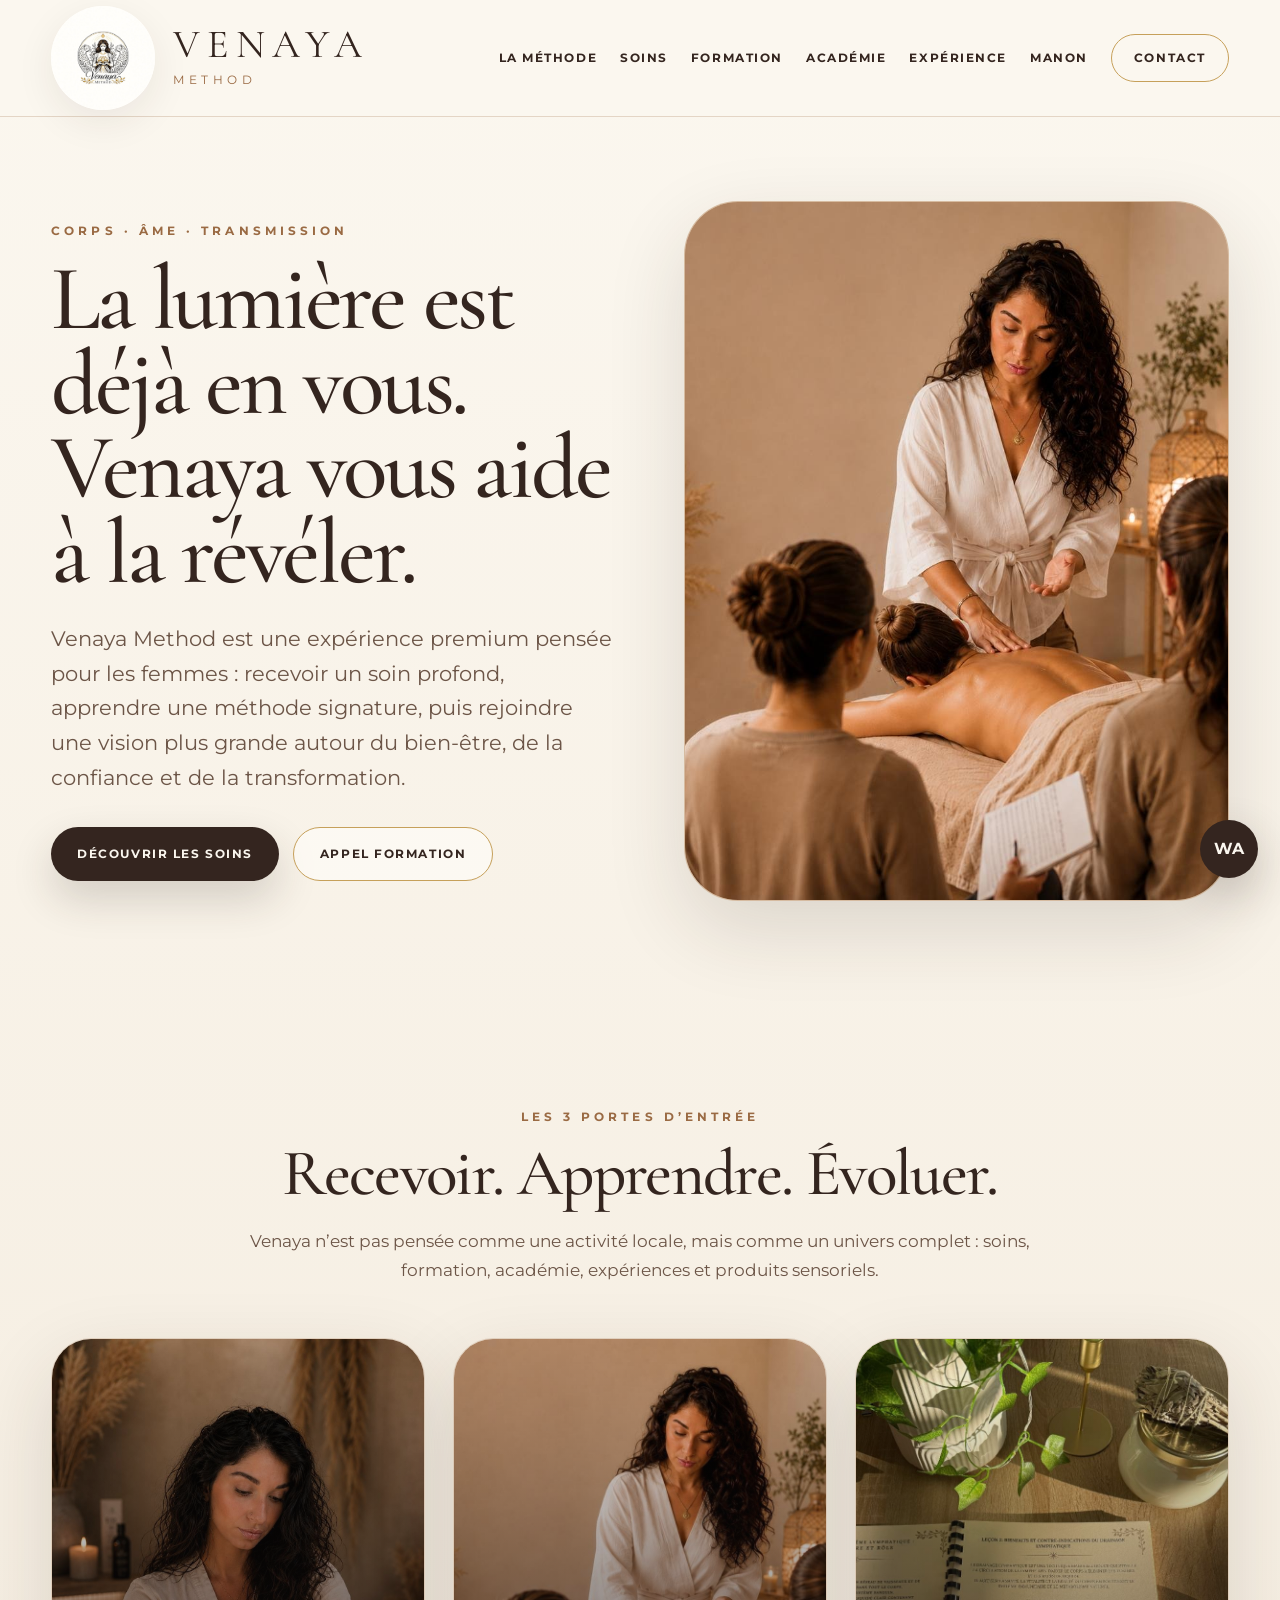
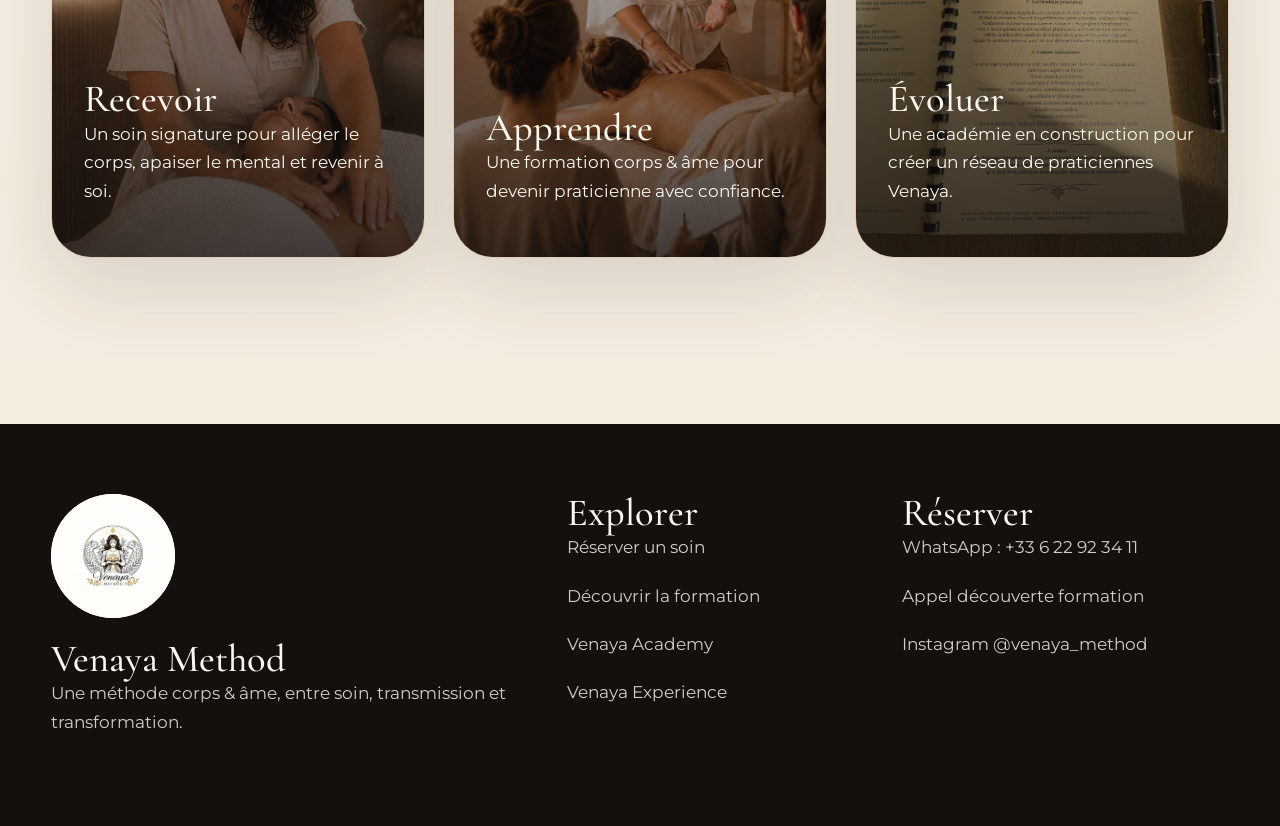
<file: index.html>
<!doctype html>
<html lang="fr">
<head>
  <meta charset="utf-8">
  <meta name="viewport" content="width=device-width, initial-scale=1">
  <title>Venaya Method | Soins, drainage lymphatique et formation bien-être en Provence</title>
  <meta name="description" content="Venaya Method accompagne les femmes à travers des soins signature, le drainage lymphatique brésilien, l’énergétique et des formations bien-être en Provence.">
  <link rel="preconnect" href="https://fonts.googleapis.com">
  <link rel="preconnect" href="https://fonts.gstatic.com" crossorigin>
  <link href="https://fonts.googleapis.com/css2?family=Cormorant+Garamond:wght@400;500;600;700&family=Montserrat:wght@300;400;500;600;700&display=swap" rel="stylesheet">
  <link rel="stylesheet" href="style.css">
</head>
<body>

<header class="site-header">
  <div class="header-inner">
    <a class="brand" href="index.html">
      <span class="logo-circle"><img src="logo.jpg" alt="Logo Venaya Method"></span>
      <span>
        <span class="brand-word">VENAYA</span>
        <span class="brand-sub">Method</span>
      </span>
    </a>
    <nav class="menu" aria-label="Navigation principale">
      <a href="methode.html">La méthode</a>
      <a href="soins.html">Soins</a>
      <a href="formation.html">Formation</a>
      <a href="academie.html">Académie</a>
      <a href="experience.html">Expérience</a>
      <a href="manon.html">Manon</a>
      <a class="cta" href="contact.html">Contact</a>
    </nav>
  </div>
</header>


<main>
  <section class="hero">
    <div>
      <div class="eyebrow">Corps · Âme · Transmission</div>
      <h1>La lumière est déjà en vous. Venaya vous aide à la révéler.</h1>
      <p>Venaya Method est une expérience premium pensée pour les femmes : recevoir un soin profond, apprendre une méthode signature, puis rejoindre une vision plus grande autour du bien-être, de la confiance et de la transformation.</p>
      <div class="btn-row">
        <a class="btn" href="soins.html">Découvrir les soins</a>
        <a class="btn-secondary" href="https://calendly.com/manon-trigueros/appel-decouverte-formation-venaya-method" target="_blank" rel="noopener">Appel formation</a>
      </div>
    </div>
    <div class="hero-photo"><img src="formation.jpg" alt="Manon en formation Venaya Method"></div>
  </section>

  <section class="section">
    <div class="center">
      <div class="eyebrow">Les 3 portes d’entrée</div>
      <h2>Recevoir. Apprendre. Évoluer.</h2>
      <p>Venaya n’est pas pensée comme une activité locale, mais comme un univers complet : soins, formation, académie, expériences et produits sensoriels.</p>
    </div>
    <div class="grid-3" style="margin-top:54px">
      <a class="visual-card" href="soins.html"><img src="massage.jpg" alt="Soin Venaya Method"><div class="visual-card-content"><h3>Recevoir</h3><p>Un soin signature pour alléger le corps, apaiser le mental et revenir à soi.</p></div></a>
      <a class="visual-card" href="formation.html"><img src="formation.jpg" alt="Formation Venaya Method"><div class="visual-card-content"><h3>Apprendre</h3><p>Une formation corps & âme pour devenir praticienne avec confiance.</p></div></a>
      <a class="visual-card" href="academie.html"><img src="cahier.jpg" alt="Cahier Venaya Method"><div class="visual-card-content"><h3>Évoluer</h3><p>Une académie en construction pour créer un réseau de praticiennes Venaya.</p></div></a>
    </div>
  </section>
</main>


<a class="whatsapp-float" href="https://wa.me/33622923411?text=Bonjour%20Manon%20%F0%9F%A4%8D%20Je%20souhaiterais%20avoir%20des%20renseignements%20concernant%20un%20soin%20Venaya%20Method." target="_blank" rel="noopener" aria-label="Contacter Venaya sur WhatsApp">WA</a>
<footer class="footer">
  <div class="footer-inner">
    <div>
      <div class="footer-logo"><img src="logo.jpg" alt="Logo Venaya Method"></div>
      <h3>Venaya Method</h3>
      <p>Une méthode corps & âme, entre soin, transmission et transformation.</p>
    </div>
    <div>
      <h3>Explorer</h3>
      <p><a href="soins.html">Réserver un soin</a></p>
      <p><a href="formation.html">Découvrir la formation</a></p>
      <p><a href="academie.html">Venaya Academy</a></p>
      <p><a href="experience.html">Venaya Experience</a></p>
    </div>
    <div>
      <h3>Réserver</h3>
      <p><a href="https://wa.me/33622923411?text=Bonjour%20Manon%20%F0%9F%A4%8D%20Je%20souhaiterais%20avoir%20des%20renseignements%20concernant%20un%20soin%20Venaya%20Method." target="_blank" rel="noopener">WhatsApp : +33 6 22 92 34 11</a></p>
      <p><a href="https://calendly.com/manon-trigueros/appel-decouverte-formation-venaya-method" target="_blank" rel="noopener">Appel découverte formation</a></p>
      <p><a href="https://www.instagram.com/venaya_method/" target="_blank" rel="noopener">Instagram @venaya_method</a></p>
    </div>
  </div>
</footer>

</body>
</html>
</file>
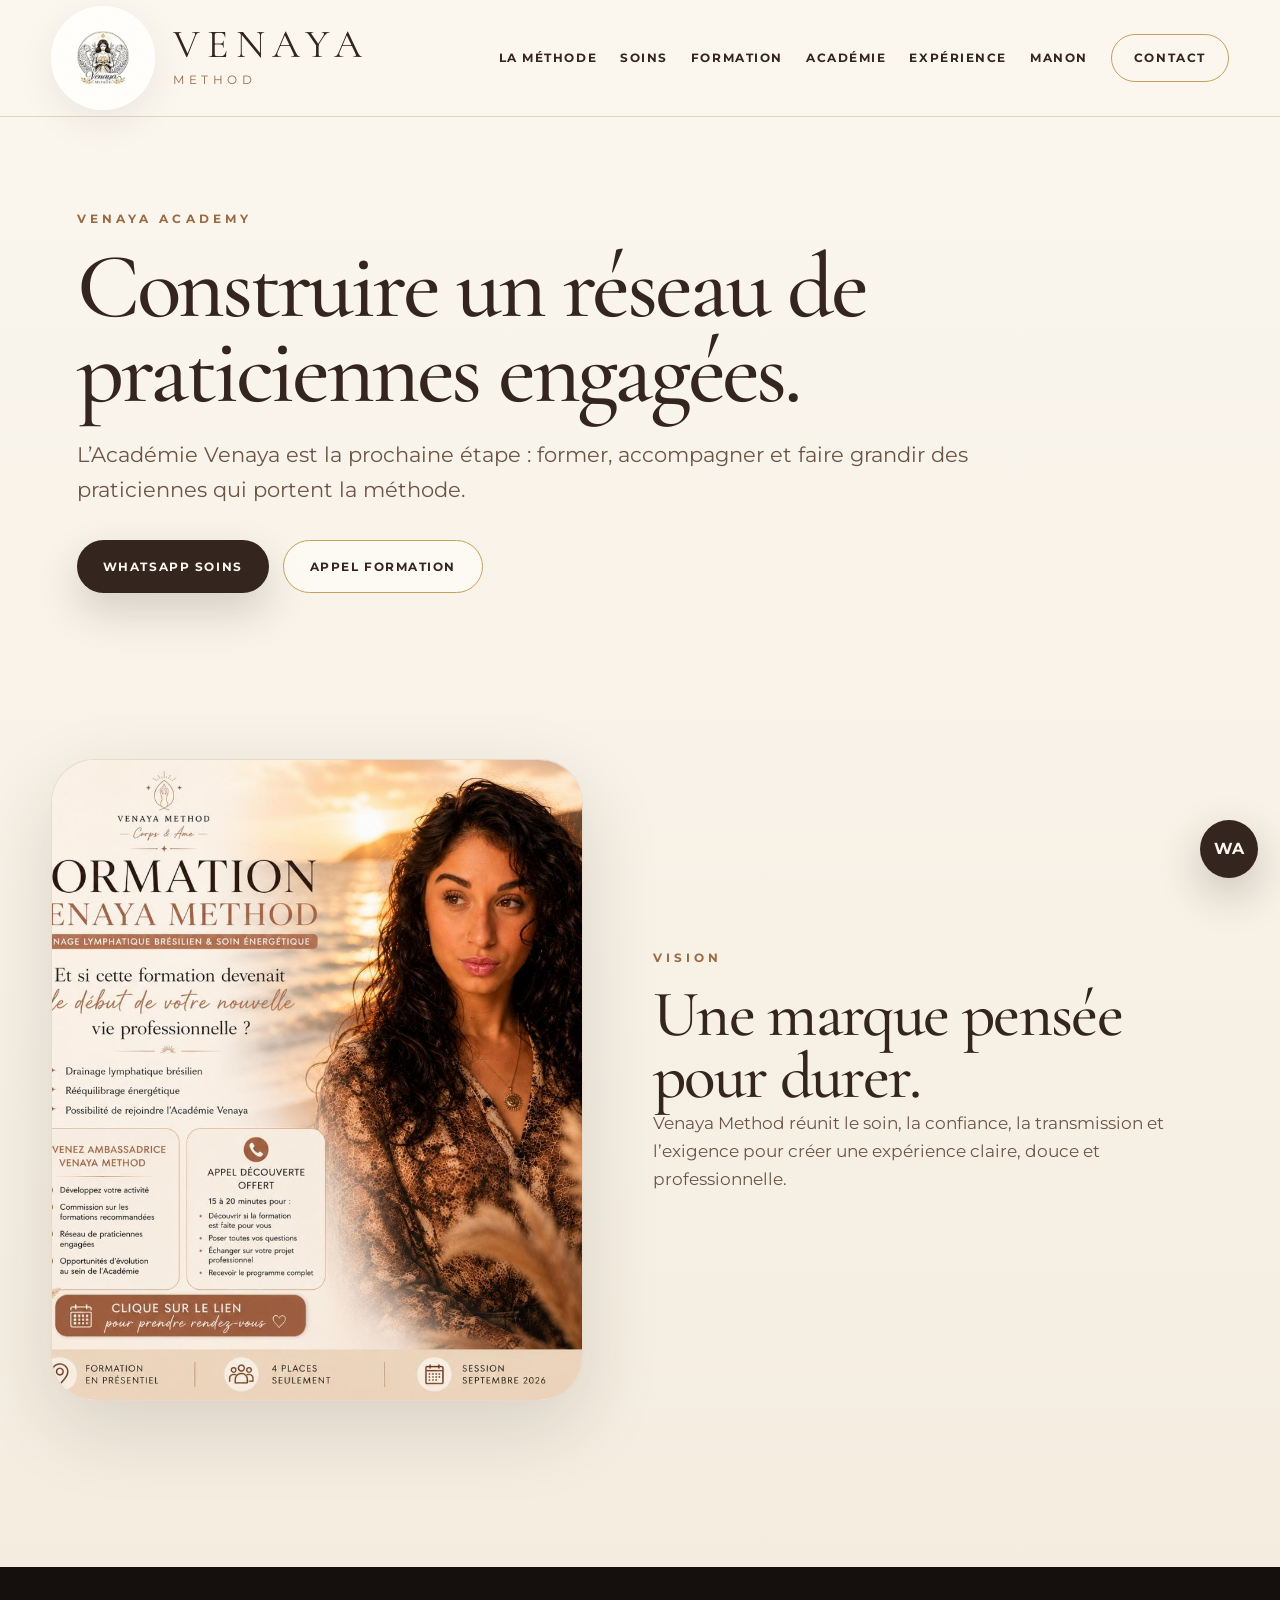
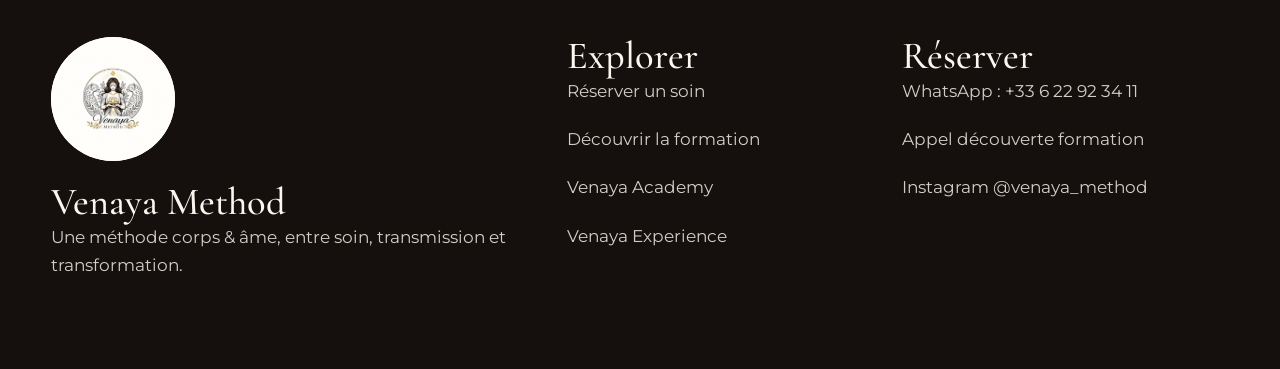
<file: academie.html>
<!doctype html>
<html lang="fr">
<head>
  <meta charset="utf-8">
  <meta name="viewport" content="width=device-width, initial-scale=1">
  <title>Venaya Academy | Réseau de praticiennes Venaya Method</title>
  <meta name="description" content="Venaya Academy prépare le développement d’un réseau de praticiennes formées, ambassadrices et futures formatrices Venaya Method.">
  <link rel="preconnect" href="https://fonts.googleapis.com">
  <link rel="preconnect" href="https://fonts.gstatic.com" crossorigin>
  <link href="https://fonts.googleapis.com/css2?family=Cormorant+Garamond:wght@400;500;600;700&family=Montserrat:wght@300;400;500;600;700&display=swap" rel="stylesheet">
  <link rel="stylesheet" href="style.css">
</head>
<body>

<header class="site-header">
  <div class="header-inner">
    <a class="brand" href="index.html">
      <span class="logo-circle"><img src="logo.jpg" alt="Logo Venaya Method"></span>
      <span>
        <span class="brand-word">VENAYA</span>
        <span class="brand-sub">Method</span>
      </span>
    </a>
    <nav class="menu" aria-label="Navigation principale">
      <a href="methode.html">La méthode</a>
      <a href="soins.html">Soins</a>
      <a href="formation.html">Formation</a>
      <a href="academie.html">Académie</a>
      <a href="experience.html">Expérience</a>
      <a href="manon.html">Manon</a>
      <a class="cta" href="contact.html">Contact</a>
    </nav>
  </div>
</header>


<main>
  <section class="page-hero">
    <div class="eyebrow">Venaya Academy</div>
    <h1>Construire un réseau de praticiennes engagées.</h1>
    <p>L’Académie Venaya est la prochaine étape : former, accompagner et faire grandir des praticiennes qui portent la méthode.</p>
    <div class="btn-row"><a class="btn" href="https://wa.me/33622923411?text=Bonjour%20Manon%20%F0%9F%A4%8D%20Je%20souhaiterais%20avoir%20des%20renseignements%20concernant%20un%20soin%20Venaya%20Method." target="_blank" rel="noopener">WhatsApp soins</a><a class="btn-secondary" href="https://calendly.com/manon-trigueros/appel-decouverte-formation-venaya-method" target="_blank" rel="noopener">Appel formation</a></div>
  </section>
  <section class="section">
    <div class="split">
      <div class="photo-frame"><img src="post.jpg" alt="Construire un réseau de praticiennes engagées."></div>
      <div>
        <div class="eyebrow">Vision</div>
        <h2>Une marque pensée pour durer.</h2>
        <p>Venaya Method réunit le soin, la confiance, la transmission et l’exigence pour créer une expérience claire, douce et professionnelle.</p>
      </div>
    </div>
  </section>
</main>


<a class="whatsapp-float" href="https://wa.me/33622923411?text=Bonjour%20Manon%20%F0%9F%A4%8D%20Je%20souhaiterais%20avoir%20des%20renseignements%20concernant%20un%20soin%20Venaya%20Method." target="_blank" rel="noopener" aria-label="Contacter Venaya sur WhatsApp">WA</a>
<footer class="footer">
  <div class="footer-inner">
    <div>
      <div class="footer-logo"><img src="logo.jpg" alt="Logo Venaya Method"></div>
      <h3>Venaya Method</h3>
      <p>Une méthode corps & âme, entre soin, transmission et transformation.</p>
    </div>
    <div>
      <h3>Explorer</h3>
      <p><a href="soins.html">Réserver un soin</a></p>
      <p><a href="formation.html">Découvrir la formation</a></p>
      <p><a href="academie.html">Venaya Academy</a></p>
      <p><a href="experience.html">Venaya Experience</a></p>
    </div>
    <div>
      <h3>Réserver</h3>
      <p><a href="https://wa.me/33622923411?text=Bonjour%20Manon%20%F0%9F%A4%8D%20Je%20souhaiterais%20avoir%20des%20renseignements%20concernant%20un%20soin%20Venaya%20Method." target="_blank" rel="noopener">WhatsApp : +33 6 22 92 34 11</a></p>
      <p><a href="https://calendly.com/manon-trigueros/appel-decouverte-formation-venaya-method" target="_blank" rel="noopener">Appel découverte formation</a></p>
      <p><a href="https://www.instagram.com/venaya_method/" target="_blank" rel="noopener">Instagram @venaya_method</a></p>
    </div>
  </div>
</footer>

</body>
</html>
</file>
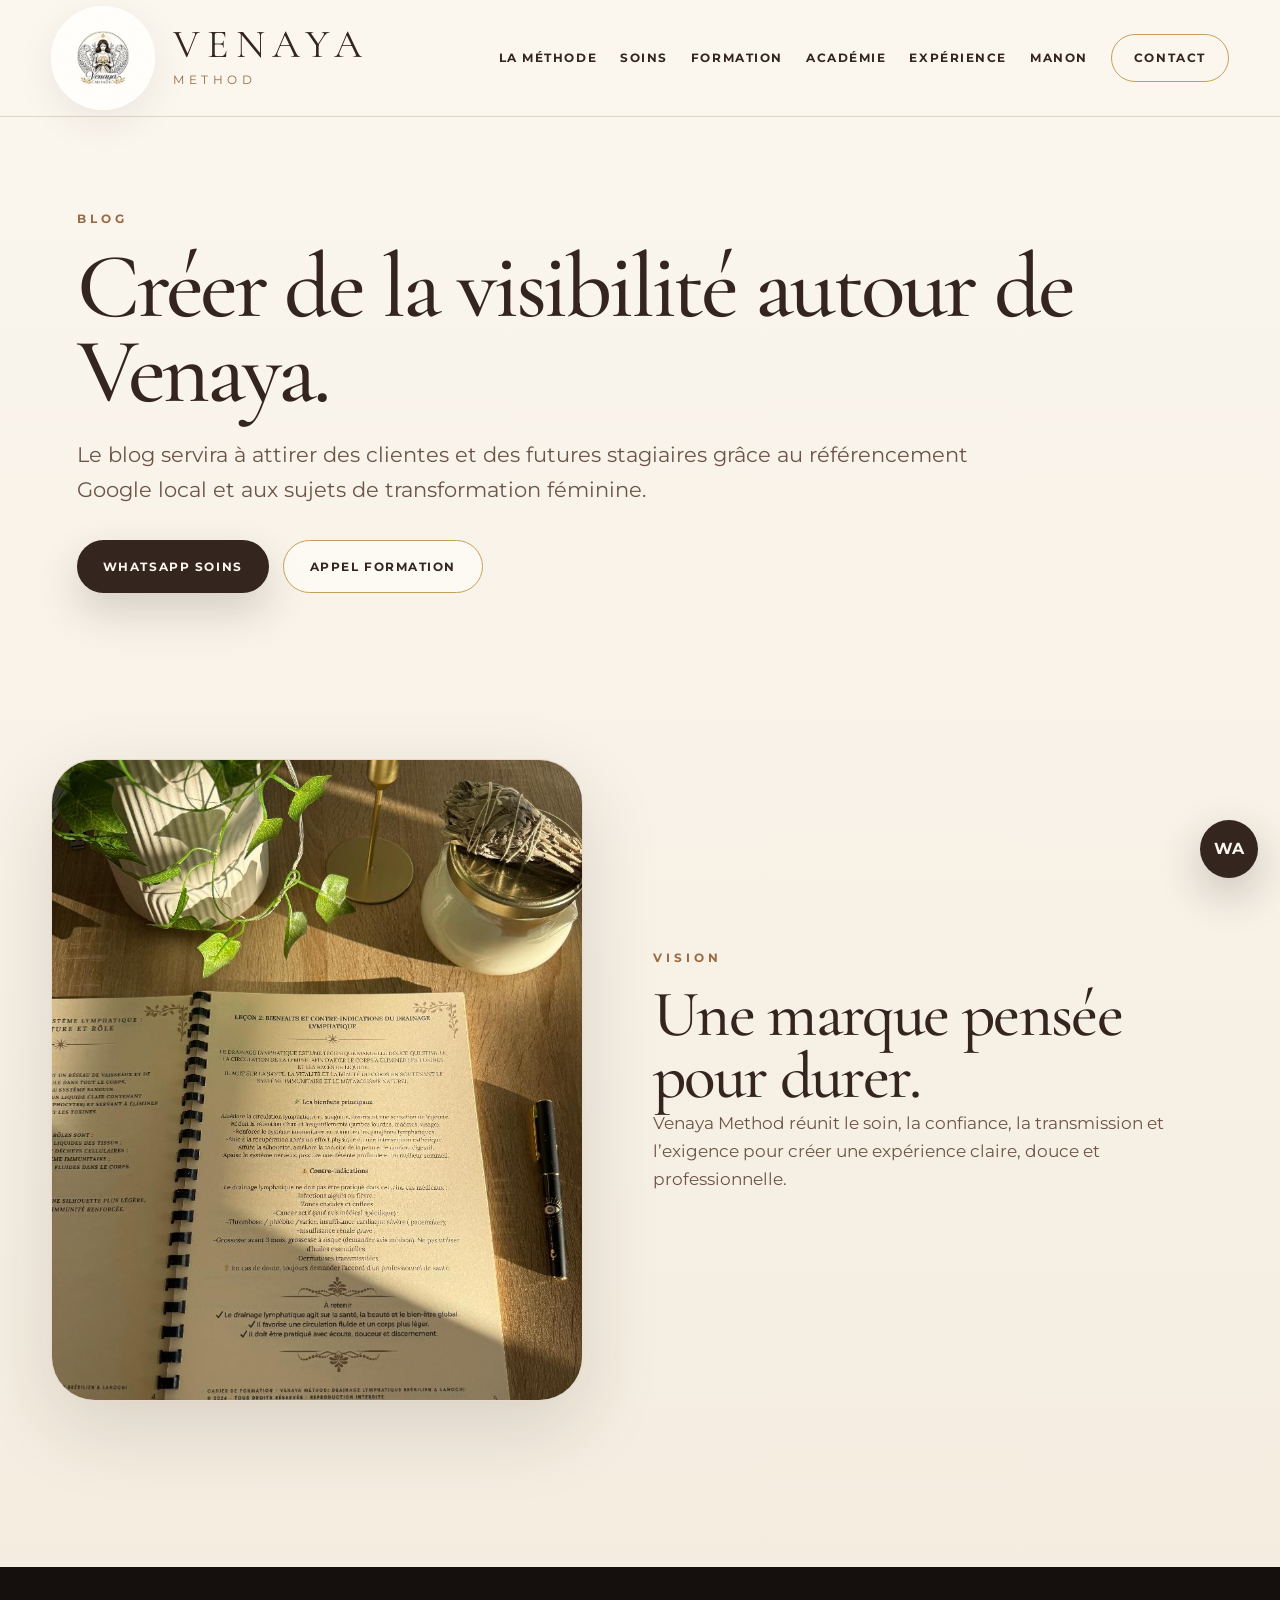
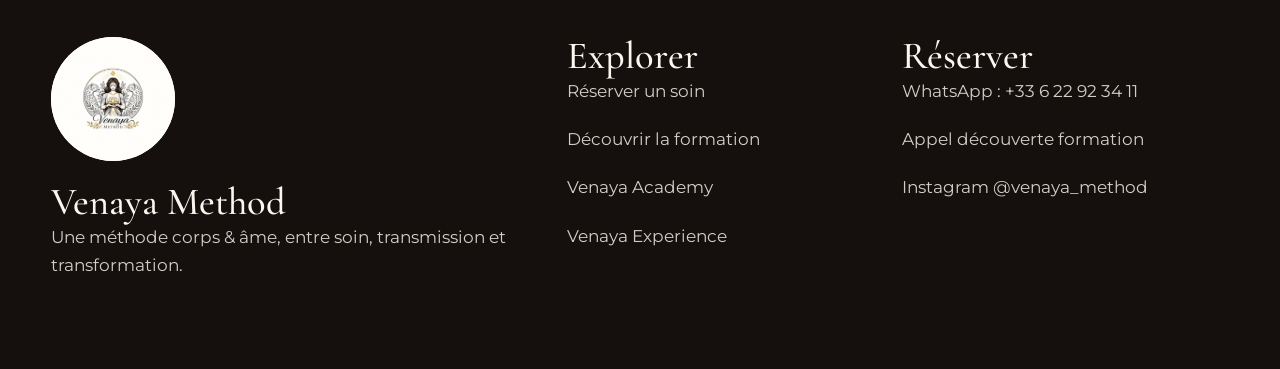
<file: blog.html>
<!doctype html>
<html lang="fr">
<head>
  <meta charset="utf-8">
  <meta name="viewport" content="width=device-width, initial-scale=1">
  <title>Blog Venaya Method | Drainage, bien-être, formation et confiance</title>
  <meta name="description" content="Conseils Venaya Method autour du drainage lymphatique, du bien-être, de la formation, de la confiance et de la reconversion.">
  <link rel="preconnect" href="https://fonts.googleapis.com">
  <link rel="preconnect" href="https://fonts.gstatic.com" crossorigin>
  <link href="https://fonts.googleapis.com/css2?family=Cormorant+Garamond:wght@400;500;600;700&family=Montserrat:wght@300;400;500;600;700&display=swap" rel="stylesheet">
  <link rel="stylesheet" href="style.css">
</head>
<body>

<header class="site-header">
  <div class="header-inner">
    <a class="brand" href="index.html">
      <span class="logo-circle"><img src="logo.jpg" alt="Logo Venaya Method"></span>
      <span>
        <span class="brand-word">VENAYA</span>
        <span class="brand-sub">Method</span>
      </span>
    </a>
    <nav class="menu" aria-label="Navigation principale">
      <a href="methode.html">La méthode</a>
      <a href="soins.html">Soins</a>
      <a href="formation.html">Formation</a>
      <a href="academie.html">Académie</a>
      <a href="experience.html">Expérience</a>
      <a href="manon.html">Manon</a>
      <a class="cta" href="contact.html">Contact</a>
    </nav>
  </div>
</header>


<main>
  <section class="page-hero">
    <div class="eyebrow">Blog</div>
    <h1>Créer de la visibilité autour de Venaya.</h1>
    <p>Le blog servira à attirer des clientes et des futures stagiaires grâce au référencement Google local et aux sujets de transformation féminine.</p>
    <div class="btn-row"><a class="btn" href="https://wa.me/33622923411?text=Bonjour%20Manon%20%F0%9F%A4%8D%20Je%20souhaiterais%20avoir%20des%20renseignements%20concernant%20un%20soin%20Venaya%20Method." target="_blank" rel="noopener">WhatsApp soins</a><a class="btn-secondary" href="https://calendly.com/manon-trigueros/appel-decouverte-formation-venaya-method" target="_blank" rel="noopener">Appel formation</a></div>
  </section>
  <section class="section">
    <div class="split">
      <div class="photo-frame"><img src="cahier.jpg" alt="Créer de la visibilité autour de Venaya."></div>
      <div>
        <div class="eyebrow">Vision</div>
        <h2>Une marque pensée pour durer.</h2>
        <p>Venaya Method réunit le soin, la confiance, la transmission et l’exigence pour créer une expérience claire, douce et professionnelle.</p>
      </div>
    </div>
  </section>
</main>


<a class="whatsapp-float" href="https://wa.me/33622923411?text=Bonjour%20Manon%20%F0%9F%A4%8D%20Je%20souhaiterais%20avoir%20des%20renseignements%20concernant%20un%20soin%20Venaya%20Method." target="_blank" rel="noopener" aria-label="Contacter Venaya sur WhatsApp">WA</a>
<footer class="footer">
  <div class="footer-inner">
    <div>
      <div class="footer-logo"><img src="logo.jpg" alt="Logo Venaya Method"></div>
      <h3>Venaya Method</h3>
      <p>Une méthode corps & âme, entre soin, transmission et transformation.</p>
    </div>
    <div>
      <h3>Explorer</h3>
      <p><a href="soins.html">Réserver un soin</a></p>
      <p><a href="formation.html">Découvrir la formation</a></p>
      <p><a href="academie.html">Venaya Academy</a></p>
      <p><a href="experience.html">Venaya Experience</a></p>
    </div>
    <div>
      <h3>Réserver</h3>
      <p><a href="https://wa.me/33622923411?text=Bonjour%20Manon%20%F0%9F%A4%8D%20Je%20souhaiterais%20avoir%20des%20renseignements%20concernant%20un%20soin%20Venaya%20Method." target="_blank" rel="noopener">WhatsApp : +33 6 22 92 34 11</a></p>
      <p><a href="https://calendly.com/manon-trigueros/appel-decouverte-formation-venaya-method" target="_blank" rel="noopener">Appel découverte formation</a></p>
      <p><a href="https://www.instagram.com/venaya_method/" target="_blank" rel="noopener">Instagram @venaya_method</a></p>
    </div>
  </div>
</footer>

</body>
</html>
</file>
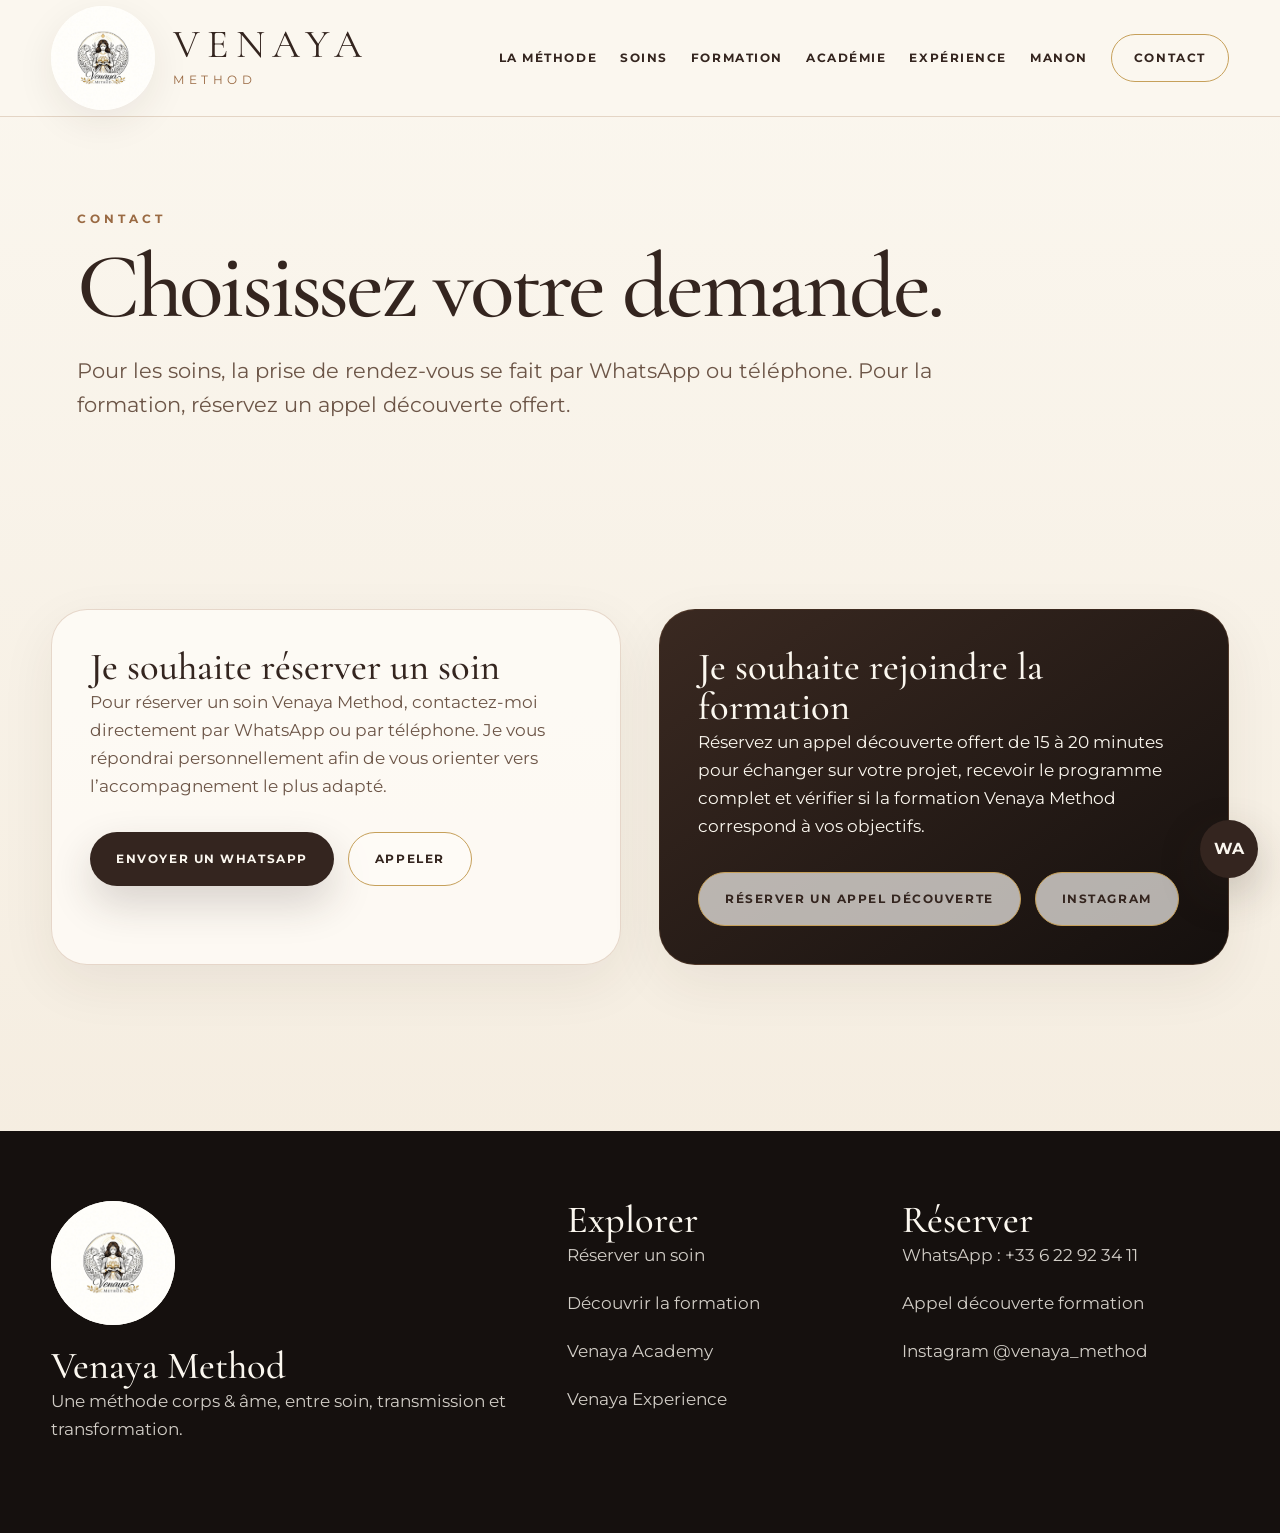
<file: contact.html>
<!doctype html>
<html lang="fr">
<head>
  <meta charset="utf-8">
  <meta name="viewport" content="width=device-width, initial-scale=1">
  <title>Contact Venaya Method | Réserver un soin ou un appel formation</title>
  <meta name="description" content="Contactez Venaya Method pour réserver un soin par WhatsApp ou réserver un appel découverte pour la formation Venaya Method.">
  <link rel="preconnect" href="https://fonts.googleapis.com">
  <link rel="preconnect" href="https://fonts.gstatic.com" crossorigin>
  <link href="https://fonts.googleapis.com/css2?family=Cormorant+Garamond:wght@400;500;600;700&family=Montserrat:wght@300;400;500;600;700&display=swap" rel="stylesheet">
  <link rel="stylesheet" href="style.css">
</head>
<body>

<header class="site-header">
  <div class="header-inner">
    <a class="brand" href="index.html">
      <span class="logo-circle"><img src="logo.jpg" alt="Logo Venaya Method"></span>
      <span>
        <span class="brand-word">VENAYA</span>
        <span class="brand-sub">Method</span>
      </span>
    </a>
    <nav class="menu" aria-label="Navigation principale">
      <a href="methode.html">La méthode</a>
      <a href="soins.html">Soins</a>
      <a href="formation.html">Formation</a>
      <a href="academie.html">Académie</a>
      <a href="experience.html">Expérience</a>
      <a href="manon.html">Manon</a>
      <a class="cta" href="contact.html">Contact</a>
    </nav>
  </div>
</header>


<main>
  <section class="page-hero">
    <div class="eyebrow">Contact</div>
    <h1>Choisissez votre demande.</h1>
    <p>Pour les soins, la prise de rendez-vous se fait par WhatsApp ou téléphone. Pour la formation, réservez un appel découverte offert.</p>
  </section>
  <section class="section">
    <div class="grid-2">
      <div class="card">
        <h3>Je souhaite réserver un soin</h3>
        <p>Pour réserver un soin Venaya Method, contactez-moi directement par WhatsApp ou par téléphone. Je vous répondrai personnellement afin de vous orienter vers l’accompagnement le plus adapté.</p>
        <div class="btn-row"><a class="btn" href="https://wa.me/33622923411?text=Bonjour%20Manon%20%F0%9F%A4%8D%20Je%20souhaiterais%20avoir%20des%20renseignements%20concernant%20un%20soin%20Venaya%20Method." target="_blank" rel="noopener">Envoyer un WhatsApp</a><a class="btn-secondary" href="tel:+33622923411">Appeler</a></div>
      </div>
      <div class="card card-dark">
        <h3>Je souhaite rejoindre la formation</h3>
        <p>Réservez un appel découverte offert de 15 à 20 minutes pour échanger sur votre projet, recevoir le programme complet et vérifier si la formation Venaya Method correspond à vos objectifs.</p>
        <div class="btn-row"><a class="btn-secondary" href="https://calendly.com/manon-trigueros/appel-decouverte-formation-venaya-method" target="_blank" rel="noopener">Réserver un appel découverte</a><a class="btn-secondary" href="https://www.instagram.com/venaya_method/" target="_blank" rel="noopener">Instagram</a></div>
      </div>
    </div>
  </section>
</main>


<a class="whatsapp-float" href="https://wa.me/33622923411?text=Bonjour%20Manon%20%F0%9F%A4%8D%20Je%20souhaiterais%20avoir%20des%20renseignements%20concernant%20un%20soin%20Venaya%20Method." target="_blank" rel="noopener" aria-label="Contacter Venaya sur WhatsApp">WA</a>
<footer class="footer">
  <div class="footer-inner">
    <div>
      <div class="footer-logo"><img src="logo.jpg" alt="Logo Venaya Method"></div>
      <h3>Venaya Method</h3>
      <p>Une méthode corps & âme, entre soin, transmission et transformation.</p>
    </div>
    <div>
      <h3>Explorer</h3>
      <p><a href="soins.html">Réserver un soin</a></p>
      <p><a href="formation.html">Découvrir la formation</a></p>
      <p><a href="academie.html">Venaya Academy</a></p>
      <p><a href="experience.html">Venaya Experience</a></p>
    </div>
    <div>
      <h3>Réserver</h3>
      <p><a href="https://wa.me/33622923411?text=Bonjour%20Manon%20%F0%9F%A4%8D%20Je%20souhaiterais%20avoir%20des%20renseignements%20concernant%20un%20soin%20Venaya%20Method." target="_blank" rel="noopener">WhatsApp : +33 6 22 92 34 11</a></p>
      <p><a href="https://calendly.com/manon-trigueros/appel-decouverte-formation-venaya-method" target="_blank" rel="noopener">Appel découverte formation</a></p>
      <p><a href="https://www.instagram.com/venaya_method/" target="_blank" rel="noopener">Instagram @venaya_method</a></p>
    </div>
  </div>
</footer>

</body>
</html>
</file>
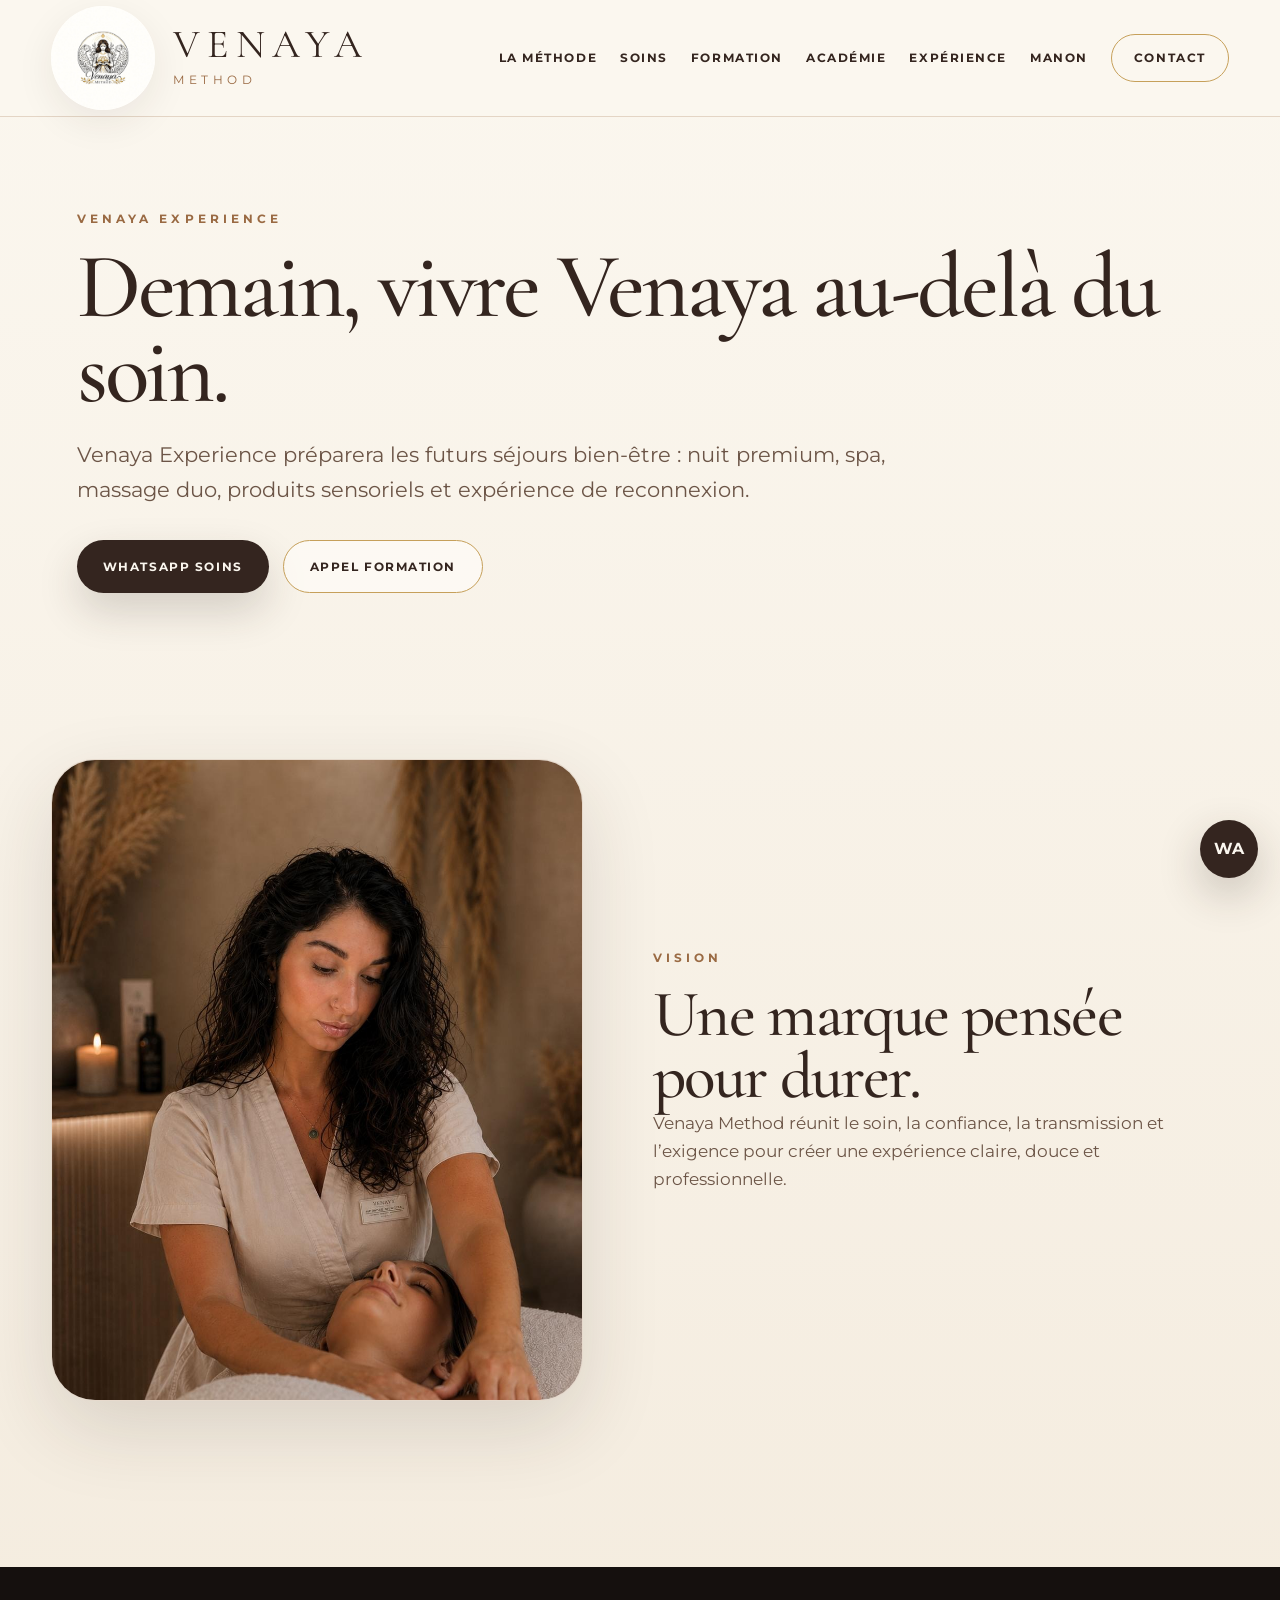
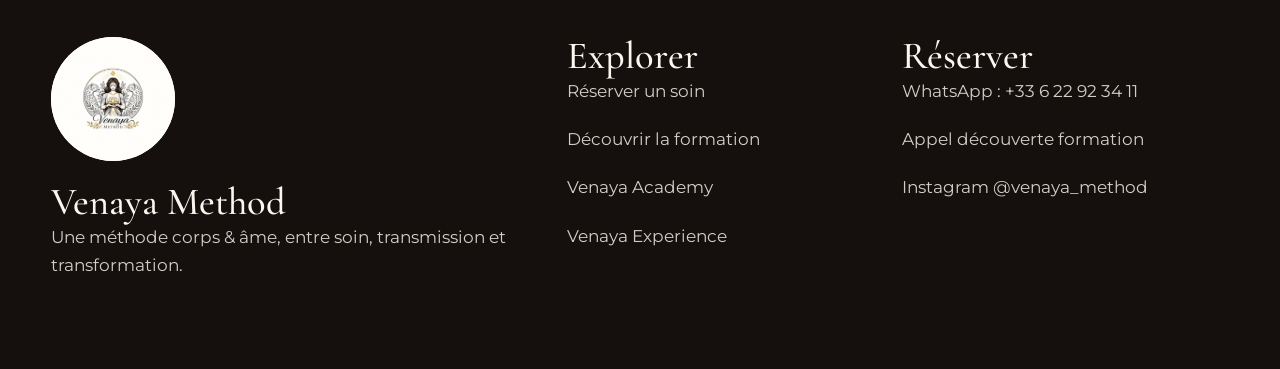
<file: experience.html>
<!doctype html>
<html lang="fr">
<head>
  <meta charset="utf-8">
  <meta name="viewport" content="width=device-width, initial-scale=1">
  <title>Venaya Experience | Futures nuits bien-être, spa et rituels sensoriels</title>
  <meta name="description" content="Venaya Experience prépare les futures nuits bien-être : spa, massage duo, produits sensoriels et expériences premium.">
  <link rel="preconnect" href="https://fonts.googleapis.com">
  <link rel="preconnect" href="https://fonts.gstatic.com" crossorigin>
  <link href="https://fonts.googleapis.com/css2?family=Cormorant+Garamond:wght@400;500;600;700&family=Montserrat:wght@300;400;500;600;700&display=swap" rel="stylesheet">
  <link rel="stylesheet" href="style.css">
</head>
<body>

<header class="site-header">
  <div class="header-inner">
    <a class="brand" href="index.html">
      <span class="logo-circle"><img src="logo.jpg" alt="Logo Venaya Method"></span>
      <span>
        <span class="brand-word">VENAYA</span>
        <span class="brand-sub">Method</span>
      </span>
    </a>
    <nav class="menu" aria-label="Navigation principale">
      <a href="methode.html">La méthode</a>
      <a href="soins.html">Soins</a>
      <a href="formation.html">Formation</a>
      <a href="academie.html">Académie</a>
      <a href="experience.html">Expérience</a>
      <a href="manon.html">Manon</a>
      <a class="cta" href="contact.html">Contact</a>
    </nav>
  </div>
</header>


<main>
  <section class="page-hero">
    <div class="eyebrow">Venaya Experience</div>
    <h1>Demain, vivre Venaya au-delà du soin.</h1>
    <p>Venaya Experience préparera les futurs séjours bien-être : nuit premium, spa, massage duo, produits sensoriels et expérience de reconnexion.</p>
    <div class="btn-row"><a class="btn" href="https://wa.me/33622923411?text=Bonjour%20Manon%20%F0%9F%A4%8D%20Je%20souhaiterais%20avoir%20des%20renseignements%20concernant%20un%20soin%20Venaya%20Method." target="_blank" rel="noopener">WhatsApp soins</a><a class="btn-secondary" href="https://calendly.com/manon-trigueros/appel-decouverte-formation-venaya-method" target="_blank" rel="noopener">Appel formation</a></div>
  </section>
  <section class="section">
    <div class="split">
      <div class="photo-frame"><img src="massage.jpg" alt="Demain, vivre Venaya au-delà du soin."></div>
      <div>
        <div class="eyebrow">Vision</div>
        <h2>Une marque pensée pour durer.</h2>
        <p>Venaya Method réunit le soin, la confiance, la transmission et l’exigence pour créer une expérience claire, douce et professionnelle.</p>
      </div>
    </div>
  </section>
</main>


<a class="whatsapp-float" href="https://wa.me/33622923411?text=Bonjour%20Manon%20%F0%9F%A4%8D%20Je%20souhaiterais%20avoir%20des%20renseignements%20concernant%20un%20soin%20Venaya%20Method." target="_blank" rel="noopener" aria-label="Contacter Venaya sur WhatsApp">WA</a>
<footer class="footer">
  <div class="footer-inner">
    <div>
      <div class="footer-logo"><img src="logo.jpg" alt="Logo Venaya Method"></div>
      <h3>Venaya Method</h3>
      <p>Une méthode corps & âme, entre soin, transmission et transformation.</p>
    </div>
    <div>
      <h3>Explorer</h3>
      <p><a href="soins.html">Réserver un soin</a></p>
      <p><a href="formation.html">Découvrir la formation</a></p>
      <p><a href="academie.html">Venaya Academy</a></p>
      <p><a href="experience.html">Venaya Experience</a></p>
    </div>
    <div>
      <h3>Réserver</h3>
      <p><a href="https://wa.me/33622923411?text=Bonjour%20Manon%20%F0%9F%A4%8D%20Je%20souhaiterais%20avoir%20des%20renseignements%20concernant%20un%20soin%20Venaya%20Method." target="_blank" rel="noopener">WhatsApp : +33 6 22 92 34 11</a></p>
      <p><a href="https://calendly.com/manon-trigueros/appel-decouverte-formation-venaya-method" target="_blank" rel="noopener">Appel découverte formation</a></p>
      <p><a href="https://www.instagram.com/venaya_method/" target="_blank" rel="noopener">Instagram @venaya_method</a></p>
    </div>
  </div>
</footer>

</body>
</html>
</file>
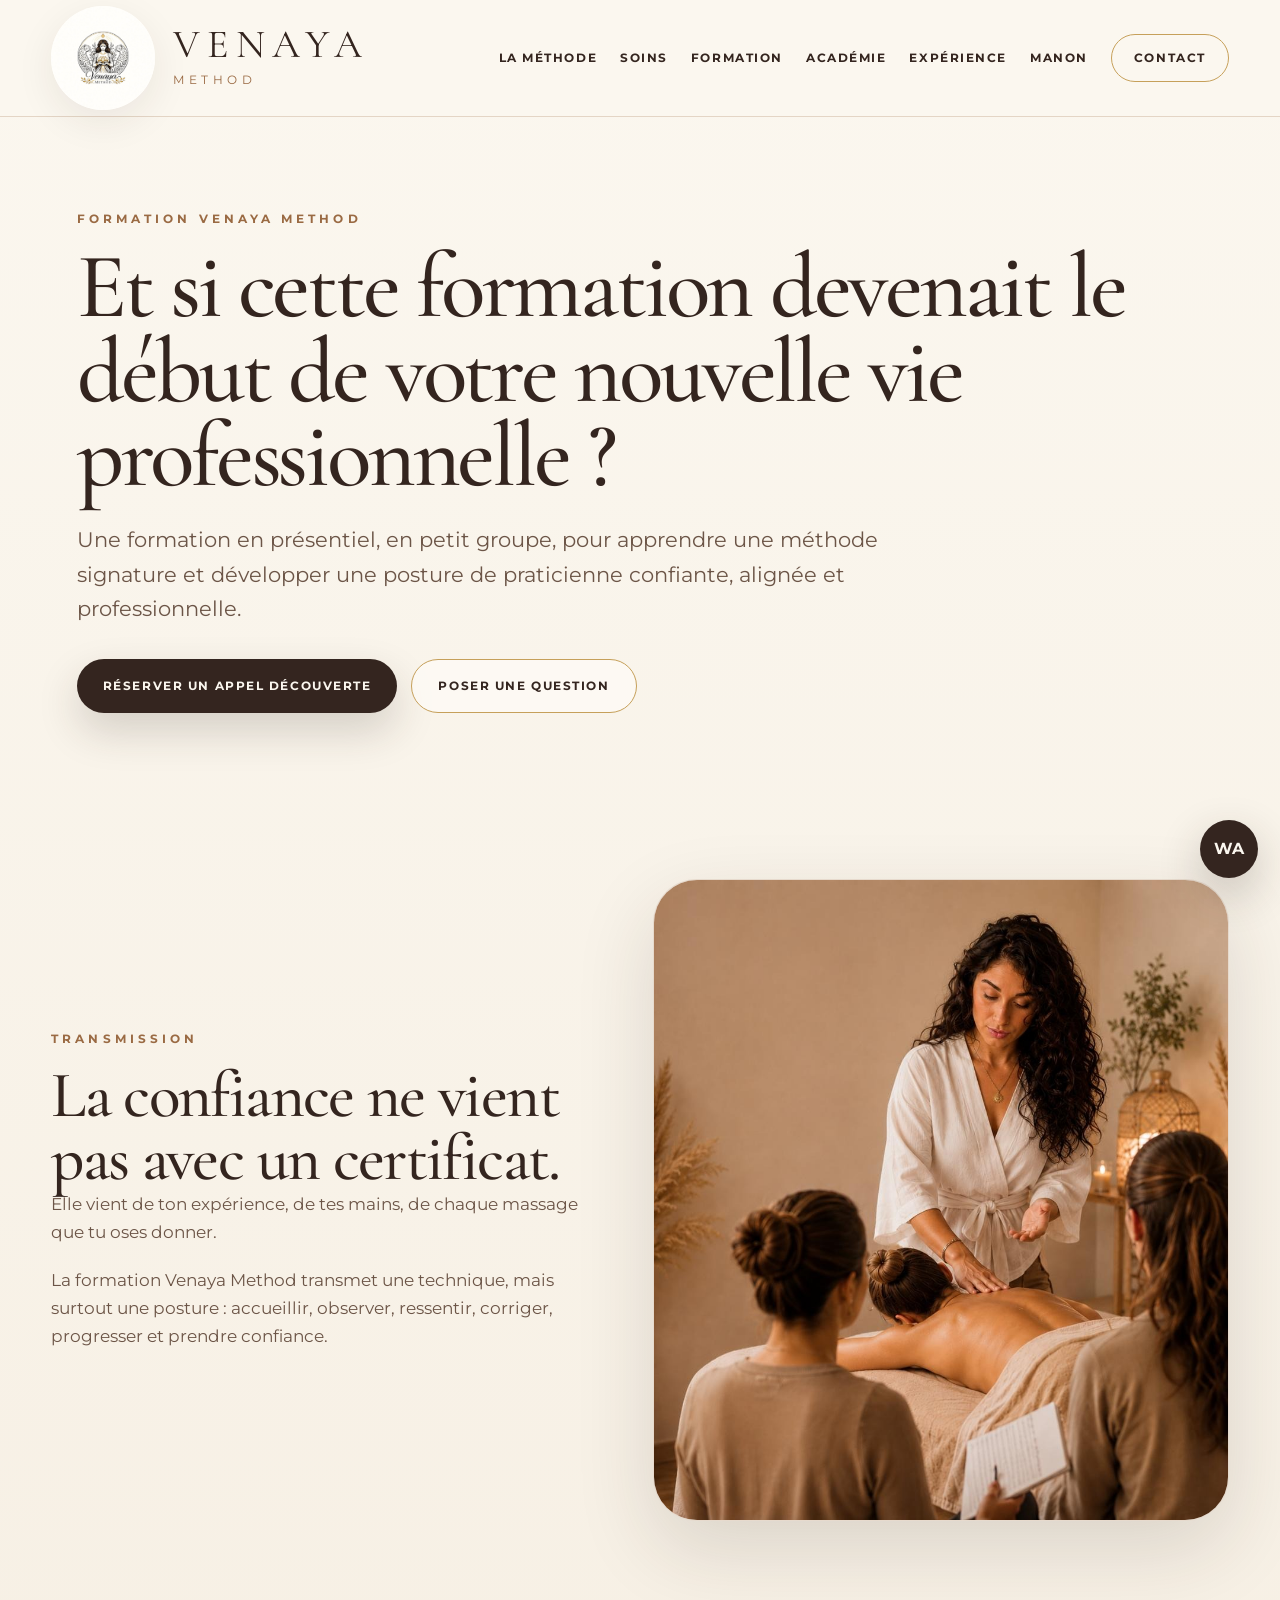
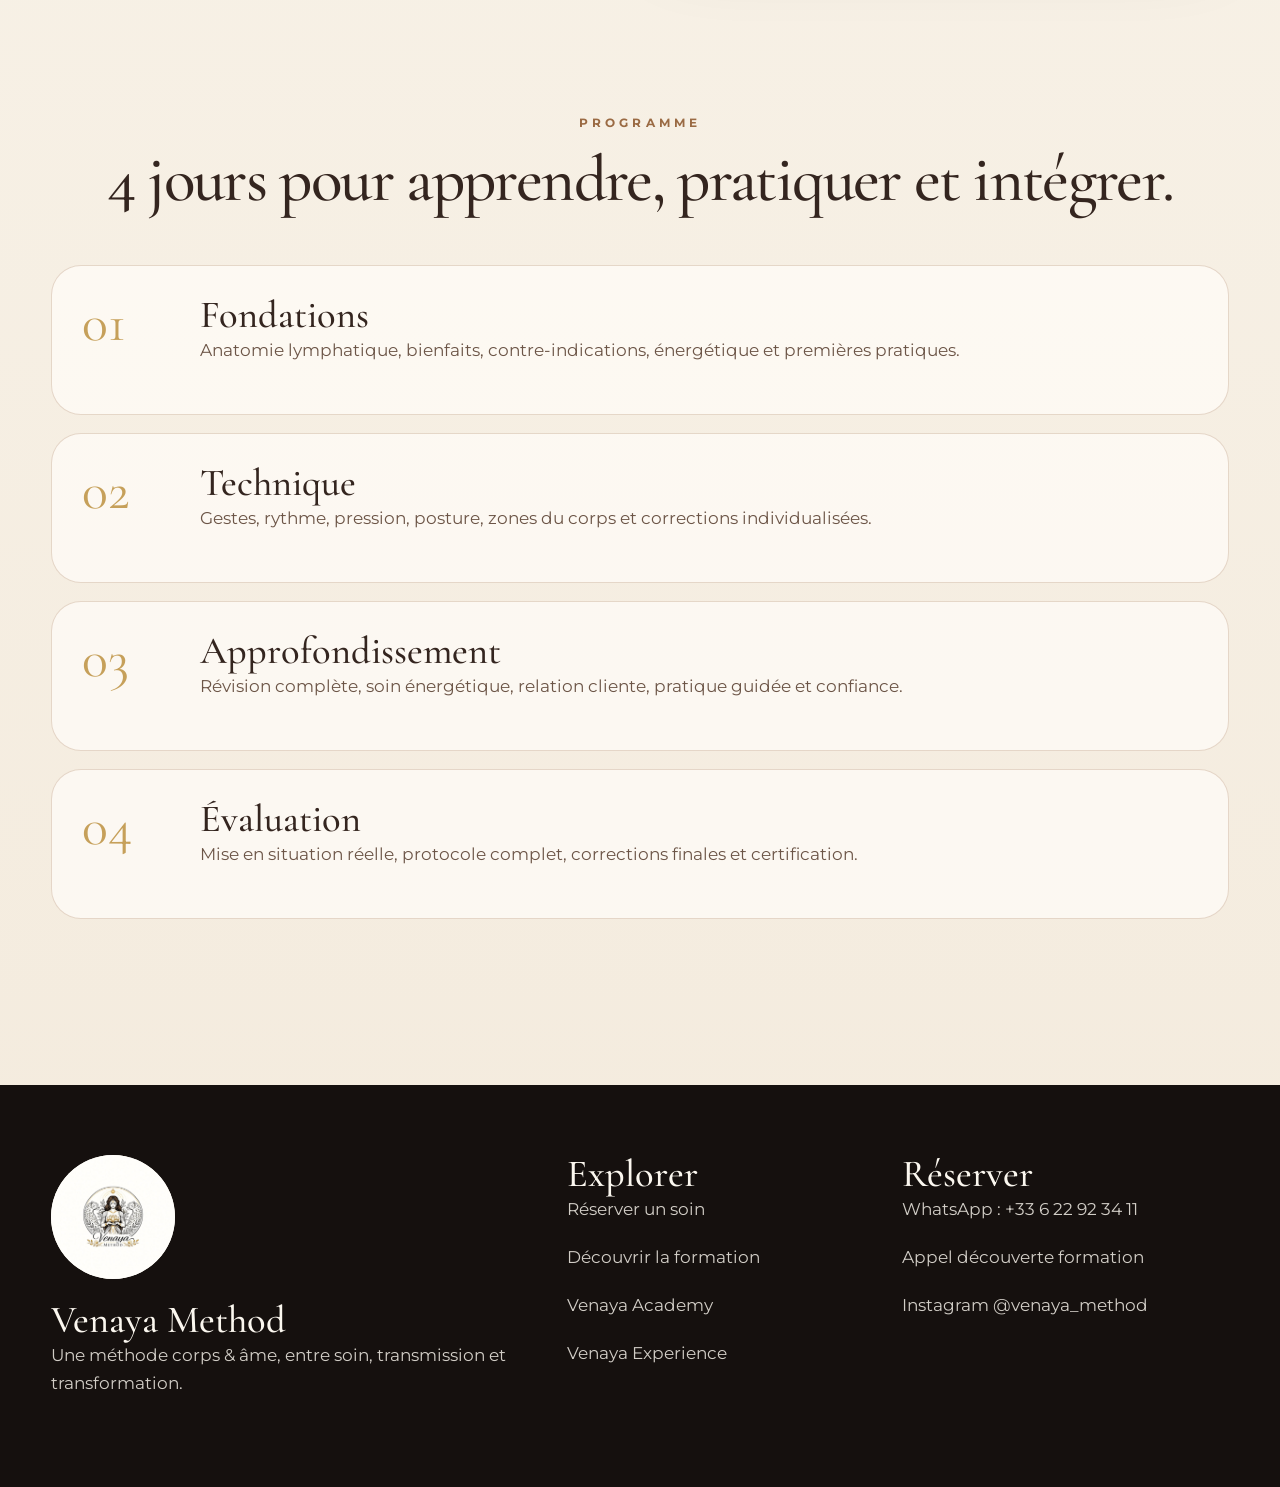
<file: formation.html>
<!doctype html>
<html lang="fr">
<head>
  <meta charset="utf-8">
  <meta name="viewport" content="width=device-width, initial-scale=1">
  <title>Formation Venaya Method | Formation drainage lymphatique et bien-être en PACA</title>
  <meta name="description" content="Découvrez la formation Venaya Method : drainage lymphatique brésilien, posture professionnelle, énergétique et accompagnement en Provence-Alpes-Côte d’Azur.">
  <link rel="preconnect" href="https://fonts.googleapis.com">
  <link rel="preconnect" href="https://fonts.gstatic.com" crossorigin>
  <link href="https://fonts.googleapis.com/css2?family=Cormorant+Garamond:wght@400;500;600;700&family=Montserrat:wght@300;400;500;600;700&display=swap" rel="stylesheet">
  <link rel="stylesheet" href="style.css">
</head>
<body>

<header class="site-header">
  <div class="header-inner">
    <a class="brand" href="index.html">
      <span class="logo-circle"><img src="logo.jpg" alt="Logo Venaya Method"></span>
      <span>
        <span class="brand-word">VENAYA</span>
        <span class="brand-sub">Method</span>
      </span>
    </a>
    <nav class="menu" aria-label="Navigation principale">
      <a href="methode.html">La méthode</a>
      <a href="soins.html">Soins</a>
      <a href="formation.html">Formation</a>
      <a href="academie.html">Académie</a>
      <a href="experience.html">Expérience</a>
      <a href="manon.html">Manon</a>
      <a class="cta" href="contact.html">Contact</a>
    </nav>
  </div>
</header>


<main>
  <section class="page-hero">
    <div class="eyebrow">Formation Venaya Method</div>
    <h1>Et si cette formation devenait le début de votre nouvelle vie professionnelle ?</h1>
    <p>Une formation en présentiel, en petit groupe, pour apprendre une méthode signature et développer une posture de praticienne confiante, alignée et professionnelle.</p>
    <div class="btn-row"><a class="btn" href="https://calendly.com/manon-trigueros/appel-decouverte-formation-venaya-method" target="_blank" rel="noopener">Réserver un appel découverte</a><a class="btn-secondary" href="contact.html">Poser une question</a></div>
  </section>

  <section class="section">
    <div class="split">
      <div>
        <div class="eyebrow">Transmission</div>
        <h2>La confiance ne vient pas avec un certificat.</h2>
        <p>Elle vient de ton expérience, de tes mains, de chaque massage que tu oses donner.</p>
        <p>La formation Venaya Method transmet une technique, mais surtout une posture : accueillir, observer, ressentir, corriger, progresser et prendre confiance.</p>
      </div>
      <div class="photo-frame"><img src="formation.jpg" alt="Formation Venaya Method en présentiel"></div>
    </div>
  </section>

  <section class="section">
    <div class="center"><div class="eyebrow">Programme</div><h2>4 jours pour apprendre, pratiquer et intégrer.</h2></div>
    <div class="timeline" style="margin-top:54px">
      <div class="step"><div class="step-number">01</div><div><h3>Fondations</h3><p>Anatomie lymphatique, bienfaits, contre-indications, énergétique et premières pratiques.</p></div></div>
      <div class="step"><div class="step-number">02</div><div><h3>Technique</h3><p>Gestes, rythme, pression, posture, zones du corps et corrections individualisées.</p></div></div>
      <div class="step"><div class="step-number">03</div><div><h3>Approfondissement</h3><p>Révision complète, soin énergétique, relation cliente, pratique guidée et confiance.</p></div></div>
      <div class="step"><div class="step-number">04</div><div><h3>Évaluation</h3><p>Mise en situation réelle, protocole complet, corrections finales et certification.</p></div></div>
    </div>
  </section>
</main>


<a class="whatsapp-float" href="https://wa.me/33622923411?text=Bonjour%20Manon%20%F0%9F%A4%8D%20Je%20souhaiterais%20avoir%20des%20renseignements%20concernant%20un%20soin%20Venaya%20Method." target="_blank" rel="noopener" aria-label="Contacter Venaya sur WhatsApp">WA</a>
<footer class="footer">
  <div class="footer-inner">
    <div>
      <div class="footer-logo"><img src="logo.jpg" alt="Logo Venaya Method"></div>
      <h3>Venaya Method</h3>
      <p>Une méthode corps & âme, entre soin, transmission et transformation.</p>
    </div>
    <div>
      <h3>Explorer</h3>
      <p><a href="soins.html">Réserver un soin</a></p>
      <p><a href="formation.html">Découvrir la formation</a></p>
      <p><a href="academie.html">Venaya Academy</a></p>
      <p><a href="experience.html">Venaya Experience</a></p>
    </div>
    <div>
      <h3>Réserver</h3>
      <p><a href="https://wa.me/33622923411?text=Bonjour%20Manon%20%F0%9F%A4%8D%20Je%20souhaiterais%20avoir%20des%20renseignements%20concernant%20un%20soin%20Venaya%20Method." target="_blank" rel="noopener">WhatsApp : +33 6 22 92 34 11</a></p>
      <p><a href="https://calendly.com/manon-trigueros/appel-decouverte-formation-venaya-method" target="_blank" rel="noopener">Appel découverte formation</a></p>
      <p><a href="https://www.instagram.com/venaya_method/" target="_blank" rel="noopener">Instagram @venaya_method</a></p>
    </div>
  </div>
</footer>

</body>
</html>
</file>
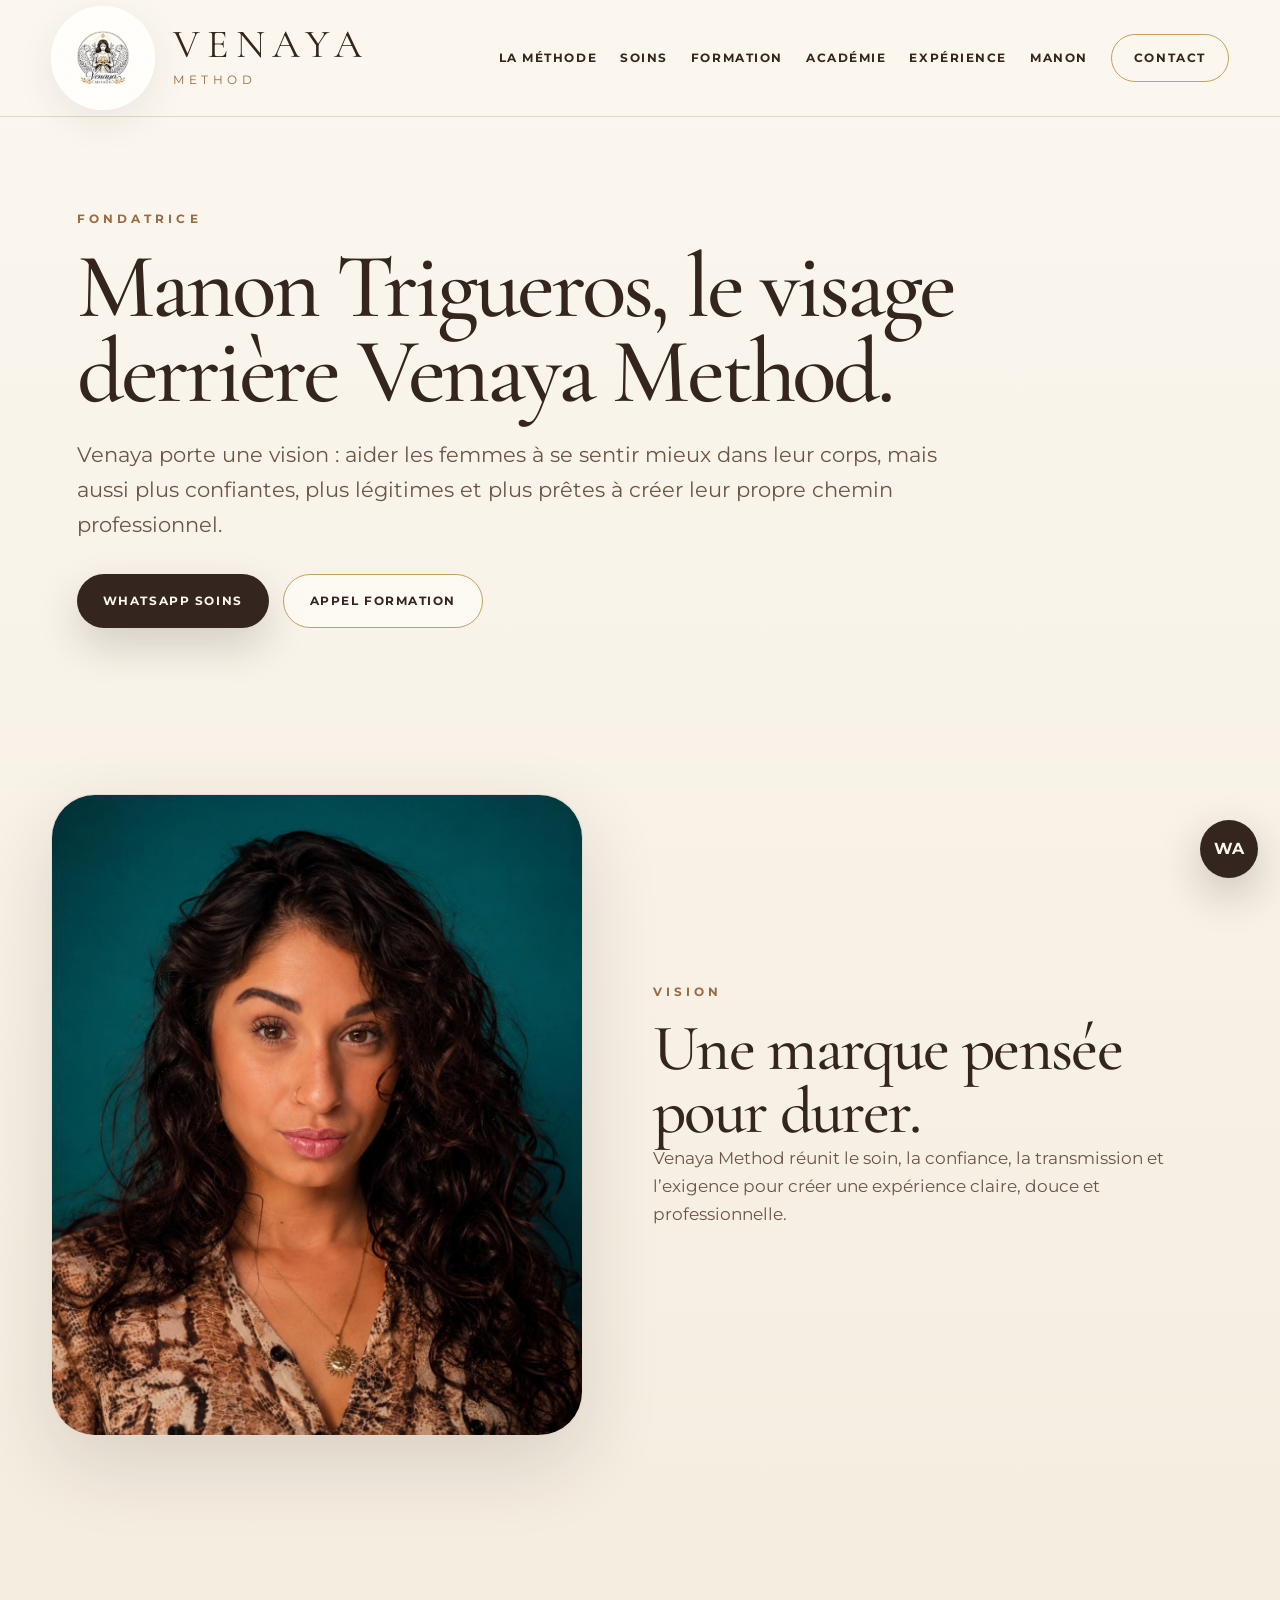
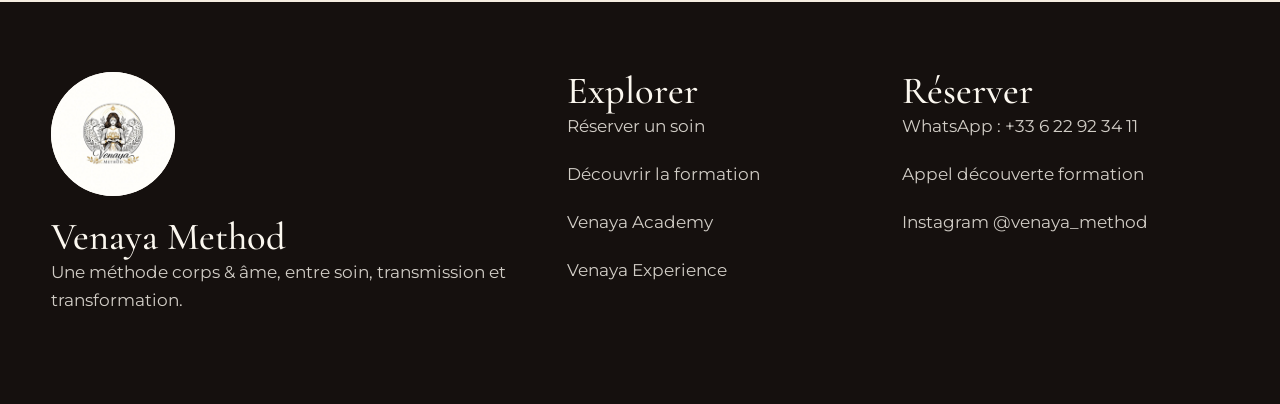
<file: manon.html>
<!doctype html>
<html lang="fr">
<head>
  <meta charset="utf-8">
  <meta name="viewport" content="width=device-width, initial-scale=1">
  <title>Manon Trigueros | Fondatrice de Venaya Method</title>
  <meta name="description" content="Découvrez Manon Trigueros, fondatrice de Venaya Method : histoire, vision, valeurs et transmission.">
  <link rel="preconnect" href="https://fonts.googleapis.com">
  <link rel="preconnect" href="https://fonts.gstatic.com" crossorigin>
  <link href="https://fonts.googleapis.com/css2?family=Cormorant+Garamond:wght@400;500;600;700&family=Montserrat:wght@300;400;500;600;700&display=swap" rel="stylesheet">
  <link rel="stylesheet" href="style.css">
</head>
<body>

<header class="site-header">
  <div class="header-inner">
    <a class="brand" href="index.html">
      <span class="logo-circle"><img src="logo.jpg" alt="Logo Venaya Method"></span>
      <span>
        <span class="brand-word">VENAYA</span>
        <span class="brand-sub">Method</span>
      </span>
    </a>
    <nav class="menu" aria-label="Navigation principale">
      <a href="methode.html">La méthode</a>
      <a href="soins.html">Soins</a>
      <a href="formation.html">Formation</a>
      <a href="academie.html">Académie</a>
      <a href="experience.html">Expérience</a>
      <a href="manon.html">Manon</a>
      <a class="cta" href="contact.html">Contact</a>
    </nav>
  </div>
</header>


<main>
  <section class="page-hero">
    <div class="eyebrow">Fondatrice</div>
    <h1>Manon Trigueros, le visage derrière Venaya Method.</h1>
    <p>Venaya porte une vision : aider les femmes à se sentir mieux dans leur corps, mais aussi plus confiantes, plus légitimes et plus prêtes à créer leur propre chemin professionnel.</p>
    <div class="btn-row"><a class="btn" href="https://wa.me/33622923411?text=Bonjour%20Manon%20%F0%9F%A4%8D%20Je%20souhaiterais%20avoir%20des%20renseignements%20concernant%20un%20soin%20Venaya%20Method." target="_blank" rel="noopener">WhatsApp soins</a><a class="btn-secondary" href="https://calendly.com/manon-trigueros/appel-decouverte-formation-venaya-method" target="_blank" rel="noopener">Appel formation</a></div>
  </section>
  <section class="section">
    <div class="split">
      <div class="photo-frame"><img src="manon.jpg" alt="Manon Trigueros, le visage derrière Venaya Method."></div>
      <div>
        <div class="eyebrow">Vision</div>
        <h2>Une marque pensée pour durer.</h2>
        <p>Venaya Method réunit le soin, la confiance, la transmission et l’exigence pour créer une expérience claire, douce et professionnelle.</p>
      </div>
    </div>
  </section>
</main>


<a class="whatsapp-float" href="https://wa.me/33622923411?text=Bonjour%20Manon%20%F0%9F%A4%8D%20Je%20souhaiterais%20avoir%20des%20renseignements%20concernant%20un%20soin%20Venaya%20Method." target="_blank" rel="noopener" aria-label="Contacter Venaya sur WhatsApp">WA</a>
<footer class="footer">
  <div class="footer-inner">
    <div>
      <div class="footer-logo"><img src="logo.jpg" alt="Logo Venaya Method"></div>
      <h3>Venaya Method</h3>
      <p>Une méthode corps & âme, entre soin, transmission et transformation.</p>
    </div>
    <div>
      <h3>Explorer</h3>
      <p><a href="soins.html">Réserver un soin</a></p>
      <p><a href="formation.html">Découvrir la formation</a></p>
      <p><a href="academie.html">Venaya Academy</a></p>
      <p><a href="experience.html">Venaya Experience</a></p>
    </div>
    <div>
      <h3>Réserver</h3>
      <p><a href="https://wa.me/33622923411?text=Bonjour%20Manon%20%F0%9F%A4%8D%20Je%20souhaiterais%20avoir%20des%20renseignements%20concernant%20un%20soin%20Venaya%20Method." target="_blank" rel="noopener">WhatsApp : +33 6 22 92 34 11</a></p>
      <p><a href="https://calendly.com/manon-trigueros/appel-decouverte-formation-venaya-method" target="_blank" rel="noopener">Appel découverte formation</a></p>
      <p><a href="https://www.instagram.com/venaya_method/" target="_blank" rel="noopener">Instagram @venaya_method</a></p>
    </div>
  </div>
</footer>

</body>
</html>
</file>
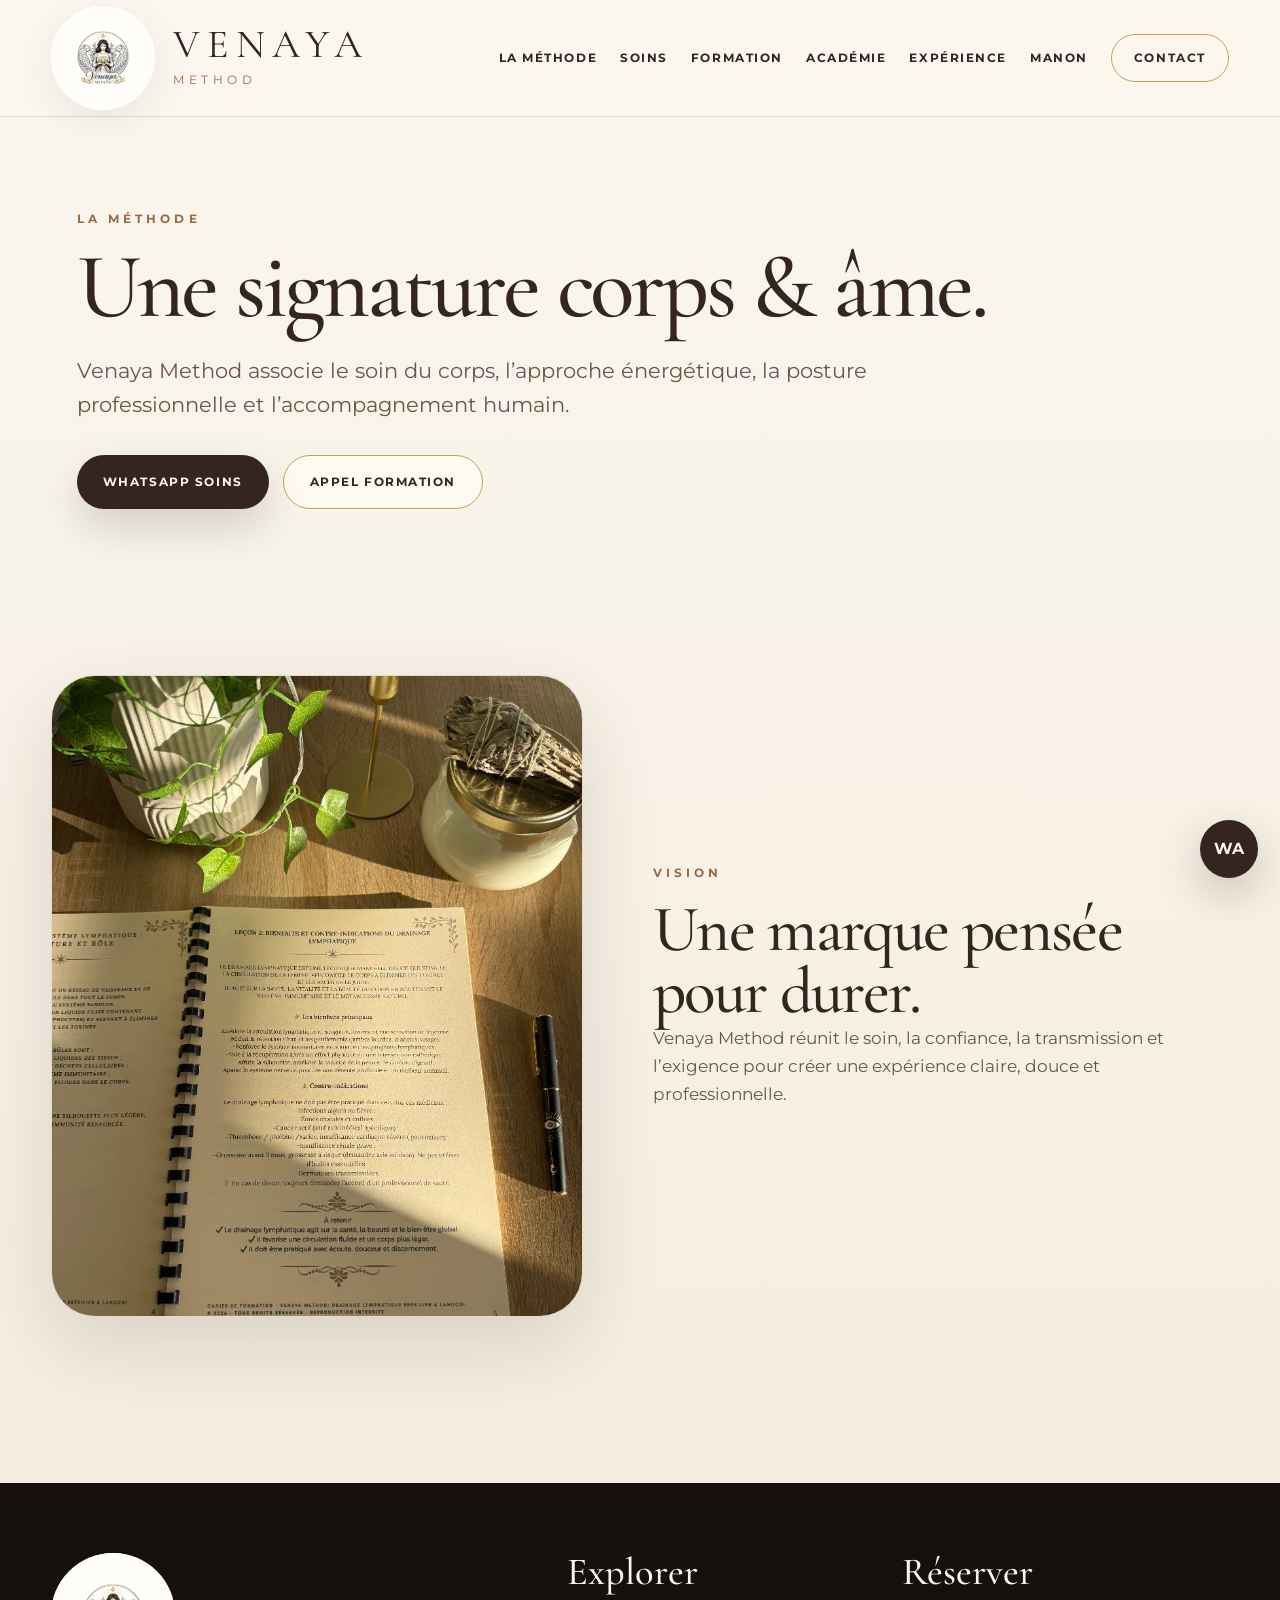
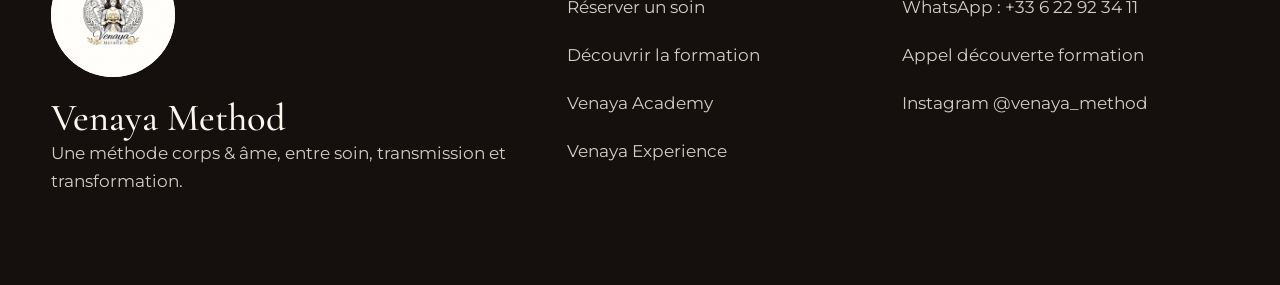
<file: methode.html>
<!doctype html>
<html lang="fr">
<head>
  <meta charset="utf-8">
  <meta name="viewport" content="width=device-width, initial-scale=1">
  <title>La Méthode Venaya | Corps, âme et transmission</title>
  <meta name="description" content="Découvrez la méthode Venaya : une approche premium entre drainage lymphatique brésilien, énergétique, présence et transmission.">
  <link rel="preconnect" href="https://fonts.googleapis.com">
  <link rel="preconnect" href="https://fonts.gstatic.com" crossorigin>
  <link href="https://fonts.googleapis.com/css2?family=Cormorant+Garamond:wght@400;500;600;700&family=Montserrat:wght@300;400;500;600;700&display=swap" rel="stylesheet">
  <link rel="stylesheet" href="style.css">
</head>
<body>

<header class="site-header">
  <div class="header-inner">
    <a class="brand" href="index.html">
      <span class="logo-circle"><img src="logo.jpg" alt="Logo Venaya Method"></span>
      <span>
        <span class="brand-word">VENAYA</span>
        <span class="brand-sub">Method</span>
      </span>
    </a>
    <nav class="menu" aria-label="Navigation principale">
      <a href="methode.html">La méthode</a>
      <a href="soins.html">Soins</a>
      <a href="formation.html">Formation</a>
      <a href="academie.html">Académie</a>
      <a href="experience.html">Expérience</a>
      <a href="manon.html">Manon</a>
      <a class="cta" href="contact.html">Contact</a>
    </nav>
  </div>
</header>


<main>
  <section class="page-hero">
    <div class="eyebrow">La méthode</div>
    <h1>Une signature corps & âme.</h1>
    <p>Venaya Method associe le soin du corps, l’approche énergétique, la posture professionnelle et l’accompagnement humain.</p>
    <div class="btn-row"><a class="btn" href="https://wa.me/33622923411?text=Bonjour%20Manon%20%F0%9F%A4%8D%20Je%20souhaiterais%20avoir%20des%20renseignements%20concernant%20un%20soin%20Venaya%20Method." target="_blank" rel="noopener">WhatsApp soins</a><a class="btn-secondary" href="https://calendly.com/manon-trigueros/appel-decouverte-formation-venaya-method" target="_blank" rel="noopener">Appel formation</a></div>
  </section>
  <section class="section">
    <div class="split">
      <div class="photo-frame"><img src="cahier.jpg" alt="Une signature corps & âme."></div>
      <div>
        <div class="eyebrow">Vision</div>
        <h2>Une marque pensée pour durer.</h2>
        <p>Venaya Method réunit le soin, la confiance, la transmission et l’exigence pour créer une expérience claire, douce et professionnelle.</p>
      </div>
    </div>
  </section>
</main>


<a class="whatsapp-float" href="https://wa.me/33622923411?text=Bonjour%20Manon%20%F0%9F%A4%8D%20Je%20souhaiterais%20avoir%20des%20renseignements%20concernant%20un%20soin%20Venaya%20Method." target="_blank" rel="noopener" aria-label="Contacter Venaya sur WhatsApp">WA</a>
<footer class="footer">
  <div class="footer-inner">
    <div>
      <div class="footer-logo"><img src="logo.jpg" alt="Logo Venaya Method"></div>
      <h3>Venaya Method</h3>
      <p>Une méthode corps & âme, entre soin, transmission et transformation.</p>
    </div>
    <div>
      <h3>Explorer</h3>
      <p><a href="soins.html">Réserver un soin</a></p>
      <p><a href="formation.html">Découvrir la formation</a></p>
      <p><a href="academie.html">Venaya Academy</a></p>
      <p><a href="experience.html">Venaya Experience</a></p>
    </div>
    <div>
      <h3>Réserver</h3>
      <p><a href="https://wa.me/33622923411?text=Bonjour%20Manon%20%F0%9F%A4%8D%20Je%20souhaiterais%20avoir%20des%20renseignements%20concernant%20un%20soin%20Venaya%20Method." target="_blank" rel="noopener">WhatsApp : +33 6 22 92 34 11</a></p>
      <p><a href="https://calendly.com/manon-trigueros/appel-decouverte-formation-venaya-method" target="_blank" rel="noopener">Appel découverte formation</a></p>
      <p><a href="https://www.instagram.com/venaya_method/" target="_blank" rel="noopener">Instagram @venaya_method</a></p>
    </div>
  </div>
</footer>

</body>
</html>
</file>
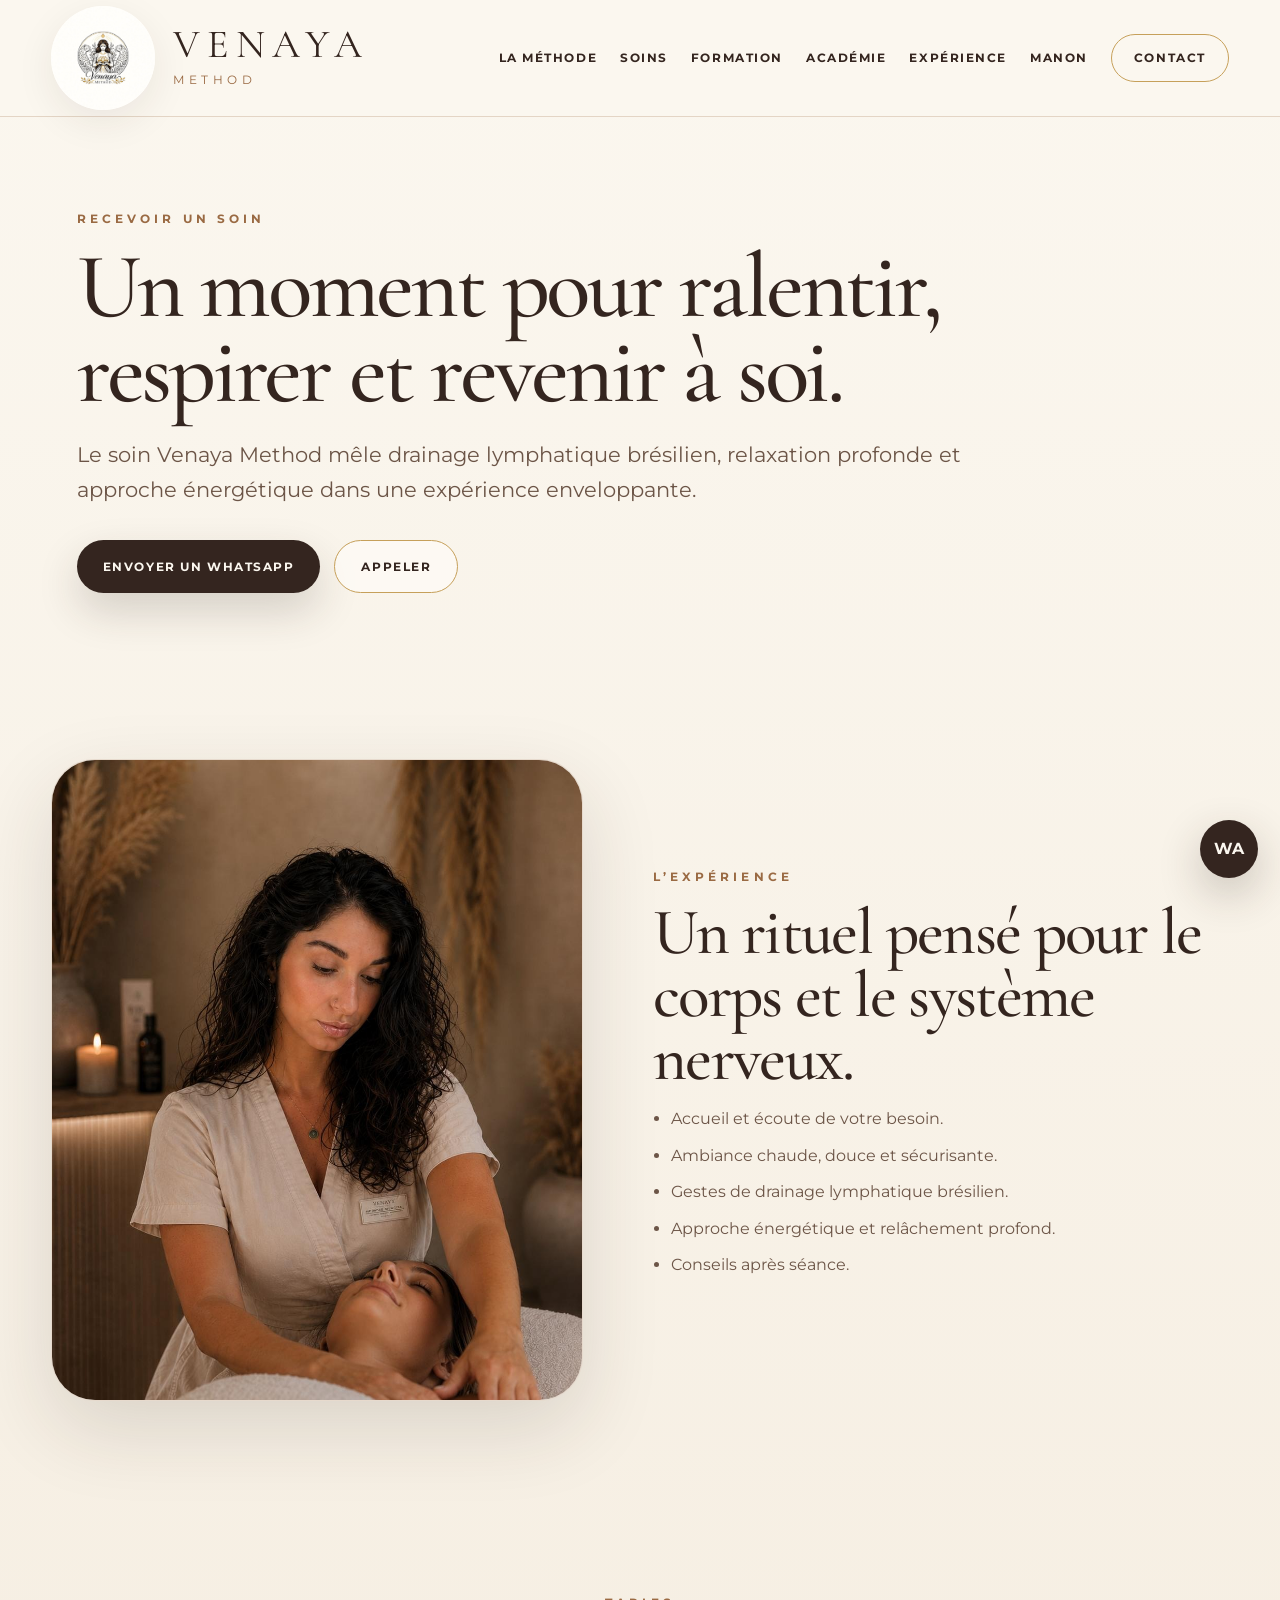
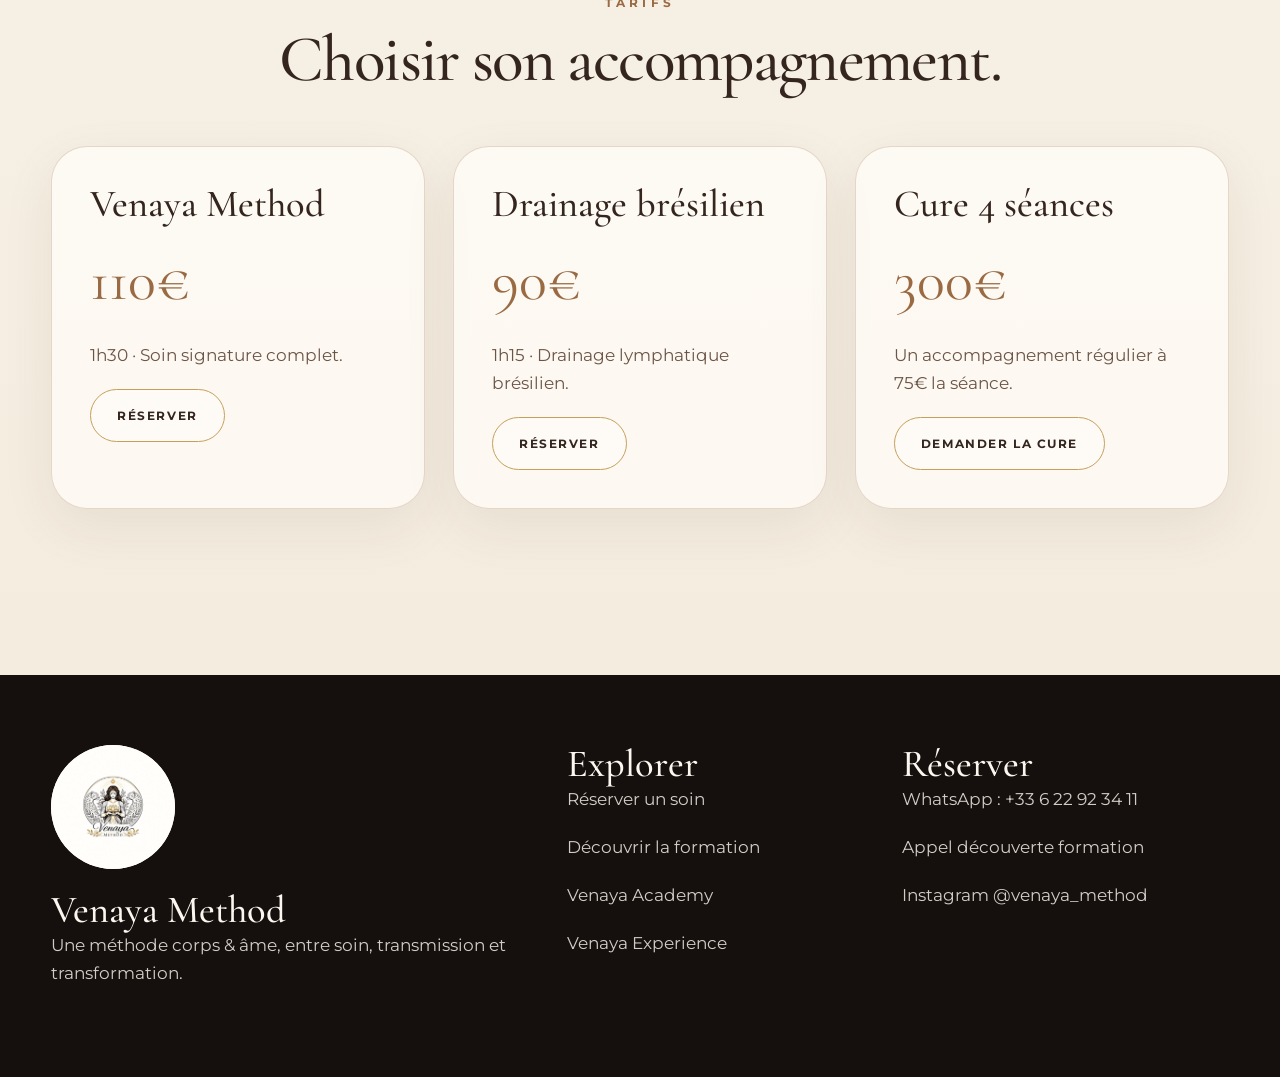
<file: soins.html>
<!doctype html>
<html lang="fr">
<head>
  <meta charset="utf-8">
  <meta name="viewport" content="width=device-width, initial-scale=1">
  <title>Soin Venaya Method | Drainage lymphatique et massage bien-être à Vitrolles</title>
  <meta name="description" content="Réservez un soin Venaya Method : drainage lymphatique brésilien, massage bien-être et approche énergétique à Vitrolles, proche Aix-en-Provence.">
  <link rel="preconnect" href="https://fonts.googleapis.com">
  <link rel="preconnect" href="https://fonts.gstatic.com" crossorigin>
  <link href="https://fonts.googleapis.com/css2?family=Cormorant+Garamond:wght@400;500;600;700&family=Montserrat:wght@300;400;500;600;700&display=swap" rel="stylesheet">
  <link rel="stylesheet" href="style.css">
</head>
<body>

<header class="site-header">
  <div class="header-inner">
    <a class="brand" href="index.html">
      <span class="logo-circle"><img src="logo.jpg" alt="Logo Venaya Method"></span>
      <span>
        <span class="brand-word">VENAYA</span>
        <span class="brand-sub">Method</span>
      </span>
    </a>
    <nav class="menu" aria-label="Navigation principale">
      <a href="methode.html">La méthode</a>
      <a href="soins.html">Soins</a>
      <a href="formation.html">Formation</a>
      <a href="academie.html">Académie</a>
      <a href="experience.html">Expérience</a>
      <a href="manon.html">Manon</a>
      <a class="cta" href="contact.html">Contact</a>
    </nav>
  </div>
</header>


<main>
  <section class="page-hero">
    <div class="eyebrow">Recevoir un soin</div>
    <h1>Un moment pour ralentir, respirer et revenir à soi.</h1>
    <p>Le soin Venaya Method mêle drainage lymphatique brésilien, relaxation profonde et approche énergétique dans une expérience enveloppante.</p>
    <div class="btn-row"><a class="btn" href="https://wa.me/33622923411?text=Bonjour%20Manon%20%F0%9F%A4%8D%20Je%20souhaiterais%20avoir%20des%20renseignements%20concernant%20un%20soin%20Venaya%20Method." target="_blank" rel="noopener">Envoyer un WhatsApp</a><a class="btn-secondary" href="tel:+33622923411">Appeler</a></div>
  </section>

  <section class="section">
    <div class="split">
      <div class="photo-frame"><img src="massage.jpg" alt="Massage Venaya Method"></div>
      <div>
        <div class="eyebrow">L’expérience</div>
        <h2>Un rituel pensé pour le corps et le système nerveux.</h2>
        <ul class="list">
          <li>Accueil et écoute de votre besoin.</li>
          <li>Ambiance chaude, douce et sécurisante.</li>
          <li>Gestes de drainage lymphatique brésilien.</li>
          <li>Approche énergétique et relâchement profond.</li>
          <li>Conseils après séance.</li>
        </ul>
      </div>
    </div>
  </section>

  <section class="section">
    <div class="center"><div class="eyebrow">Tarifs</div><h2>Choisir son accompagnement.</h2></div>
    <div class="grid-3" style="margin-top:54px">
      <div class="card"><h3>Venaya Method</h3><div class="price">110€</div><p>1h30 · Soin signature complet.</p><a class="btn-secondary" href="https://wa.me/33622923411?text=Bonjour%20Manon%20%F0%9F%A4%8D%20Je%20souhaiterais%20avoir%20des%20renseignements%20concernant%20un%20soin%20Venaya%20Method." target="_blank" rel="noopener">Réserver</a></div>
      <div class="card"><h3>Drainage brésilien</h3><div class="price">90€</div><p>1h15 · Drainage lymphatique brésilien.</p><a class="btn-secondary" href="https://wa.me/33622923411?text=Bonjour%20Manon%20%F0%9F%A4%8D%20Je%20souhaiterais%20avoir%20des%20renseignements%20concernant%20un%20soin%20Venaya%20Method." target="_blank" rel="noopener">Réserver</a></div>
      <div class="card"><h3>Cure 4 séances</h3><div class="price">300€</div><p>Un accompagnement régulier à 75€ la séance.</p><a class="btn-secondary" href="https://wa.me/33622923411?text=Bonjour%20Manon%20%F0%9F%A4%8D%20Je%20souhaiterais%20avoir%20des%20renseignements%20concernant%20un%20soin%20Venaya%20Method." target="_blank" rel="noopener">Demander la cure</a></div>
    </div>
  </section>
</main>


<a class="whatsapp-float" href="https://wa.me/33622923411?text=Bonjour%20Manon%20%F0%9F%A4%8D%20Je%20souhaiterais%20avoir%20des%20renseignements%20concernant%20un%20soin%20Venaya%20Method." target="_blank" rel="noopener" aria-label="Contacter Venaya sur WhatsApp">WA</a>
<footer class="footer">
  <div class="footer-inner">
    <div>
      <div class="footer-logo"><img src="logo.jpg" alt="Logo Venaya Method"></div>
      <h3>Venaya Method</h3>
      <p>Une méthode corps & âme, entre soin, transmission et transformation.</p>
    </div>
    <div>
      <h3>Explorer</h3>
      <p><a href="soins.html">Réserver un soin</a></p>
      <p><a href="formation.html">Découvrir la formation</a></p>
      <p><a href="academie.html">Venaya Academy</a></p>
      <p><a href="experience.html">Venaya Experience</a></p>
    </div>
    <div>
      <h3>Réserver</h3>
      <p><a href="https://wa.me/33622923411?text=Bonjour%20Manon%20%F0%9F%A4%8D%20Je%20souhaiterais%20avoir%20des%20renseignements%20concernant%20un%20soin%20Venaya%20Method." target="_blank" rel="noopener">WhatsApp : +33 6 22 92 34 11</a></p>
      <p><a href="https://calendly.com/manon-trigueros/appel-decouverte-formation-venaya-method" target="_blank" rel="noopener">Appel découverte formation</a></p>
      <p><a href="https://www.instagram.com/venaya_method/" target="_blank" rel="noopener">Instagram @venaya_method</a></p>
    </div>
  </div>
</footer>

</body>
</html>
</file>
<file: style.css>
:root{
  --ivory:#fbf7ef;
  --cream:#f3eadc;
  --sand:#e8d5bd;
  --gold:#c6a05a;
  --bronze:#9a6a43;
  --brown:#34251f;
  --soft:#6c5547;
  --black:#15100e;
  --white:#fffdf8;
  --line:rgba(154,106,67,.24);
  --shadow:0 28px 80px rgba(52,37,31,.14);
}
*{box-sizing:border-box}
html{scroll-behavior:smooth}
body{
  margin:0;
  background:linear-gradient(180deg,var(--ivory),var(--cream));
  color:var(--brown);
  font-family:"Montserrat",Arial,sans-serif;
  line-height:1.65;
}
a{color:inherit;text-decoration:none}
img{display:block;max-width:100%}
p{margin:0 0 20px;color:var(--soft);font-size:17px}
h1,h2,h3{
  margin:0;
  color:var(--brown);
  font-family:"Cormorant Garamond",Georgia,serif;
  font-weight:500;
}
h1{font-size:clamp(54px,7.2vw,108px);line-height:.92;letter-spacing:-.035em}
h2{font-size:clamp(42px,5.1vw,76px);line-height:.96;letter-spacing:-.025em}
h3{font-size:clamp(30px,3vw,44px);line-height:1.04}
.eyebrow{
  margin-bottom:16px;
  color:var(--bronze);
  font-size:12px;
  font-weight:700;
  letter-spacing:.34em;
  text-transform:uppercase;
}
.site-header{
  position:sticky;
  top:0;
  z-index:1000;
  background:rgba(251,247,239,.96);
  backdrop-filter:blur(16px);
  border-bottom:1px solid var(--line);
}
.header-inner{
  width:min(1480px,92vw);
  min-height:116px;
  margin:auto;
  display:flex;
  align-items:center;
  justify-content:space-between;
  gap:28px;
}
.brand{display:flex;align-items:center;gap:18px;flex-shrink:0}
.logo-circle{
  width:104px;height:104px;border-radius:50%;
  background:var(--white);
  box-shadow:0 12px 38px rgba(52,37,31,.08);
  display:flex;align-items:center;justify-content:center;
  overflow:hidden;
}
.logo-circle img{width:98px;height:98px;object-fit:contain;transform:scale(1.18)}
.brand-word{
  display:block;
  font-family:"Cormorant Garamond",Georgia,serif;
  font-size:40px;
  line-height:.88;
  letter-spacing:.18em;
}
.brand-sub{
  display:block;
  margin-top:8px;
  color:var(--bronze);
  font-size:12px;
  letter-spacing:.38em;
  text-transform:uppercase;
}
.menu{
  display:flex;
  align-items:center;
  justify-content:flex-end;
  gap:23px;
  font-size:12px;
  font-weight:700;
  letter-spacing:.13em;
  text-transform:uppercase;
}
.menu a{transition:.22s ease;white-space:nowrap}
.menu a:hover{color:var(--bronze)}
.menu .cta{
  padding:13px 22px;
  border:1px solid var(--gold);
  border-radius:999px;
}
.hero{
  width:min(1480px,92vw);
  margin:auto;
  padding:84px 0 110px;
  display:grid;
  grid-template-columns:1.02fr .98fr;
  gap:66px;
  align-items:center;
}
.hero p{font-size:21px;max-width:760px;margin-top:26px}
.hero-photo{
  height:700px;
  border-radius:54px;
  overflow:hidden;
  border:1px solid var(--line);
  background:var(--sand);
  box-shadow:var(--shadow);
}
.hero-photo img{width:100%;height:100%;object-fit:cover;object-position:center 25%}
.section{
  width:min(1480px,92vw);
  margin:auto;
  padding:96px 0;
}
.section-narrow{
  width:min(1080px,88vw);
  margin:auto;
  padding:92px 0;
}
.center{text-align:center}
.center p{max-width:850px;margin:22px auto 0}
.grid-2{display:grid;grid-template-columns:repeat(2,1fr);gap:38px}
.grid-3{display:grid;grid-template-columns:repeat(3,1fr);gap:28px}
.split{display:grid;grid-template-columns:.96fr 1.04fr;gap:70px;align-items:center}
.card{
  background:rgba(255,253,248,.74);
  border:1px solid var(--line);
  border-radius:36px;
  padding:38px;
  box-shadow:0 18px 55px rgba(52,37,31,.07);
}
.card-dark{
  background:linear-gradient(145deg,#3a2921,#15100e);
  color:var(--ivory);
}
.card-dark h2,.card-dark h3,.card-dark p{color:var(--ivory)}
.btn-row{display:flex;flex-wrap:wrap;gap:14px;margin-top:32px}
.btn,.btn-secondary{
  display:inline-flex;
  align-items:center;
  justify-content:center;
  border-radius:999px;
  padding:16px 26px;
  font-size:12px;
  font-weight:700;
  letter-spacing:.13em;
  text-transform:uppercase;
  transition:.22s ease;
}
.btn{background:var(--brown);color:var(--ivory);box-shadow:0 18px 42px rgba(52,37,31,.18)}
.btn:hover,.btn-secondary:hover{transform:translateY(-2px)}
.btn-secondary{border:1px solid var(--gold);background:rgba(255,253,248,.68);color:var(--brown)}
.visual-card{
  min-height:520px;
  border-radius:40px;
  overflow:hidden;
  position:relative;
  box-shadow:var(--shadow);
  border:1px solid var(--line);
}
.visual-card img{position:absolute;inset:0;width:100%;height:100%;object-fit:cover}
.visual-card:after{
  content:"";
  position:absolute;inset:0;
  background:linear-gradient(180deg,rgba(21,16,14,.02),rgba(21,16,14,.75));
}
.visual-card-content{position:absolute;z-index:2;left:32px;right:32px;bottom:32px}
.visual-card-content h3,.visual-card-content p{color:var(--ivory)}
.photo-frame{
  overflow:hidden;
  border-radius:44px;
  border:1px solid var(--line);
  background:var(--white);
  box-shadow:var(--shadow);
}
.photo-frame img{width:100%;height:640px;object-fit:cover;object-position:center 25%}
.photo-frame.contain img{height:auto;object-fit:contain}
.page-hero{
  width:min(1180px,88vw);
  margin:auto;
  padding:92px 0 70px;
}
.page-hero p{font-size:21px;max-width:900px;margin-top:24px}
.price{
  font-family:"Cormorant Garamond",Georgia,serif;
  font-size:58px;
  color:var(--bronze);
  margin:8px 0 12px;
}
.list{padding-left:18px;color:var(--soft)}
.list li{margin:10px 0}
.timeline{display:grid;gap:18px}
.step{
  display:grid;
  grid-template-columns:90px 1fr;
  gap:28px;
  padding:30px;
  background:rgba(255,253,248,.72);
  border:1px solid var(--line);
  border-radius:30px;
}
.step-number{
  font-family:"Cormorant Garamond",Georgia,serif;
  font-size:54px;
  line-height:1;
  color:var(--gold);
}
.footer{
  margin-top:70px;
  background:var(--black);
  color:var(--ivory);
}
.footer-inner{
  width:min(1480px,92vw);
  margin:auto;
  padding:70px 0;
  display:grid;
  grid-template-columns:1.3fr .8fr .9fr;
  gap:44px;
}
.footer h3,.footer p,.footer a{color:var(--ivory)}
.footer p{opacity:.82}
.footer-logo{
  width:124px;height:124px;border-radius:50%;
  background:var(--ivory);
  overflow:hidden;
  display:flex;align-items:center;justify-content:center;
  margin-bottom:22px;
}
.footer-logo img{width:116px;height:116px;object-fit:contain;transform:scale(1.15)}
.whatsapp-float{
  position:fixed;
  right:22px;bottom:22px;
  z-index:980;
  width:58px;height:58px;border-radius:50%;
  background:var(--brown);
  color:var(--ivory);
  display:flex;align-items:center;justify-content:center;
  box-shadow:0 16px 44px rgba(52,37,31,.24);
  font-weight:700;
  letter-spacing:.02em;
}

/* MOBILE ROBUSTE : sans JavaScript, ne casse pas le PC */
@media (max-width:900px){
  .header-inner{
    width:90vw;
    min-height:auto;
    padding:16px 0 14px;
    align-items:center;
    flex-wrap:wrap;
    justify-content:center;
    gap:12px;
  }
  .brand{width:100%;justify-content:center}
  .logo-circle{width:72px;height:72px}
  .logo-circle img{width:66px;height:66px;transform:scale(1.18)}
  .brand-word{font-size:28px;letter-spacing:.15em}
  .brand-sub{font-size:10px;letter-spacing:.28em}
  .menu{
    width:100%;
    justify-content:center;
    flex-wrap:wrap;
    gap:10px 15px;
    font-size:11px;
    letter-spacing:.10em;
  }
  .menu a[href="manon.html"],
  .menu a[href="experience.html"],
  .menu a[href="academie.html"]{display:none}
  .menu .cta{padding:8px 13px}
  .hero,.split,.grid-2,.grid-3{grid-template-columns:1fr}
  .hero{width:88vw;padding:46px 0 72px;gap:36px}
  h1{font-size:46px;line-height:.94}
  h2{font-size:40px;line-height:.98}
  h3{font-size:30px}
  p{font-size:16px}
  .hero p,.page-hero p{font-size:17px}
  .hero-photo{height:450px;border-radius:32px}
  .section,.section-narrow,.page-hero{width:88vw;padding:66px 0}
  .card{padding:28px;border-radius:28px}
  .visual-card{min-height:380px;border-radius:30px}
  .photo-frame{border-radius:30px}
  .photo-frame img{height:430px}
  .btn-row{display:grid;grid-template-columns:1fr;gap:12px}
  .btn,.btn-secondary{width:100%;padding:16px 20px}
  .step{grid-template-columns:1fr;padding:26px}
  .footer-inner{grid-template-columns:1fr;text-align:center;padding:54px 0}
  .footer-logo{margin-left:auto;margin-right:auto}
  .whatsapp-float{width:54px;height:54px;right:16px;bottom:16px}
}
</file>
